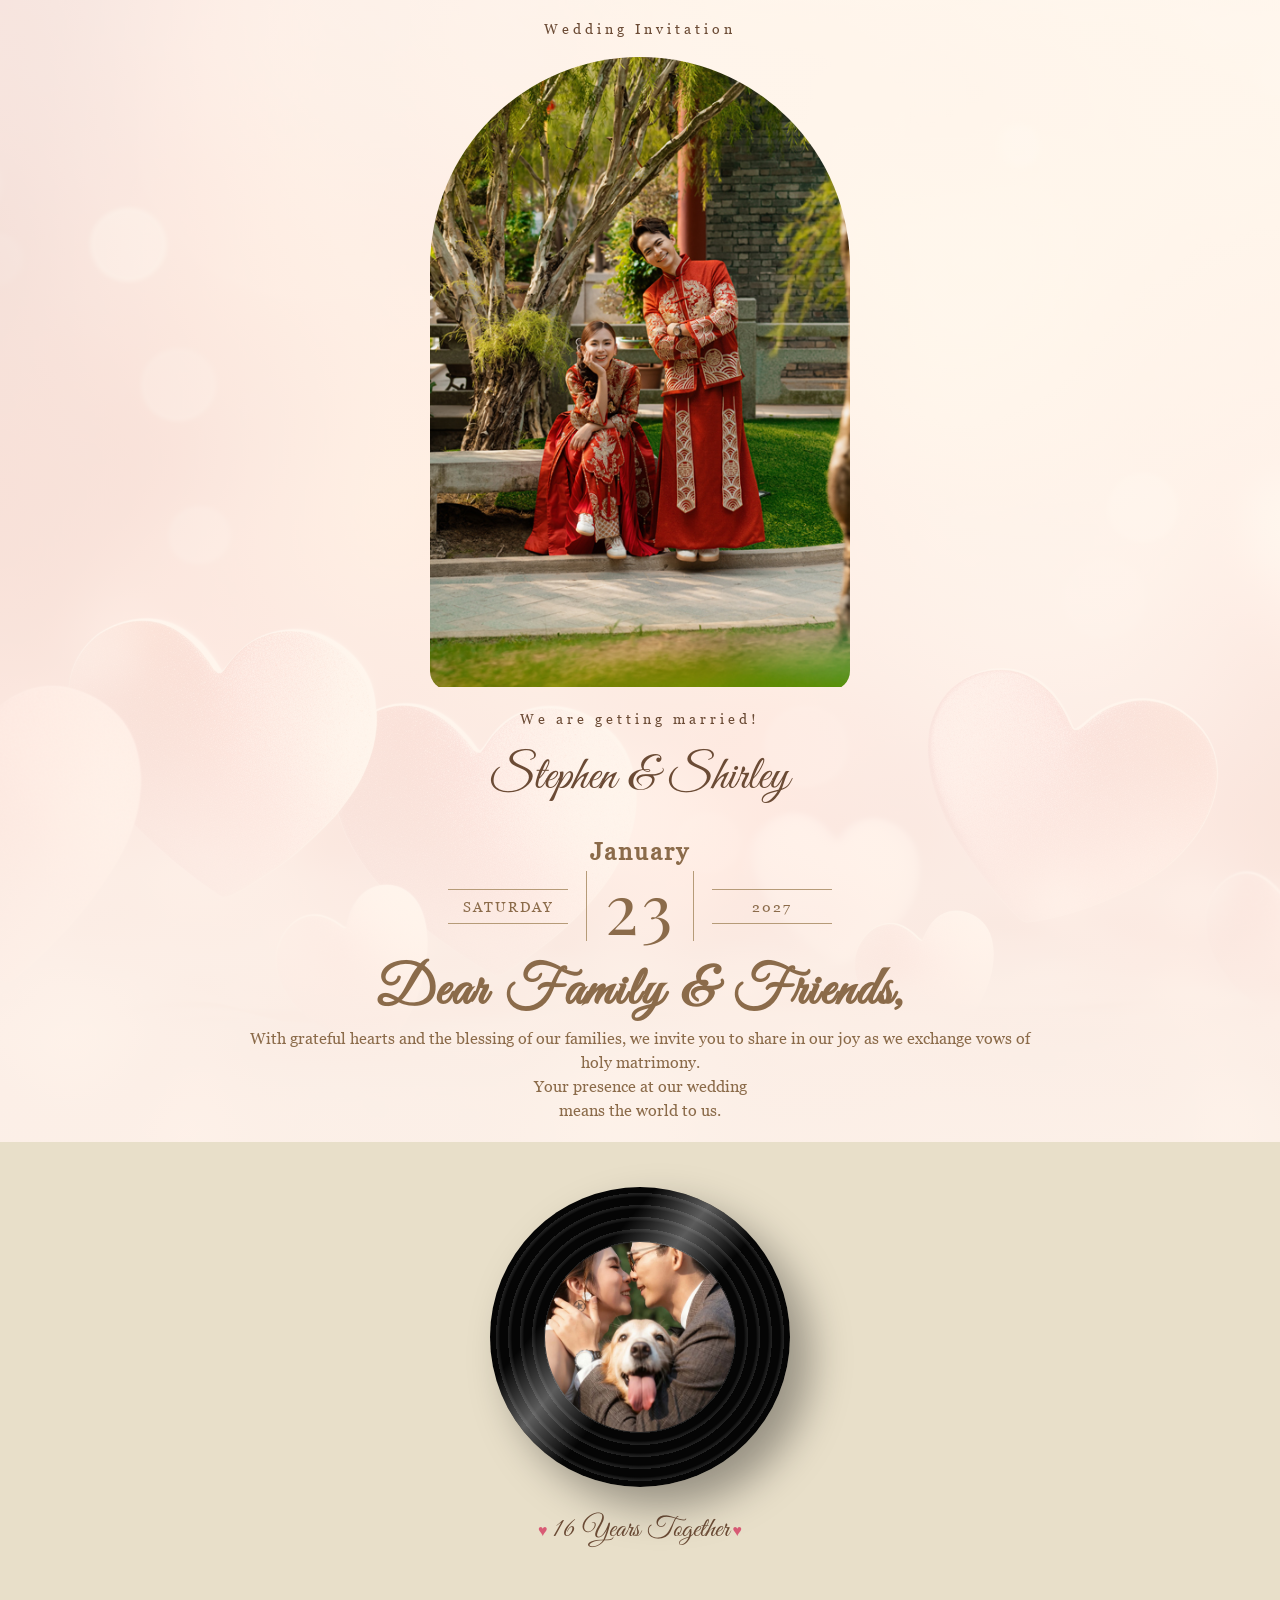
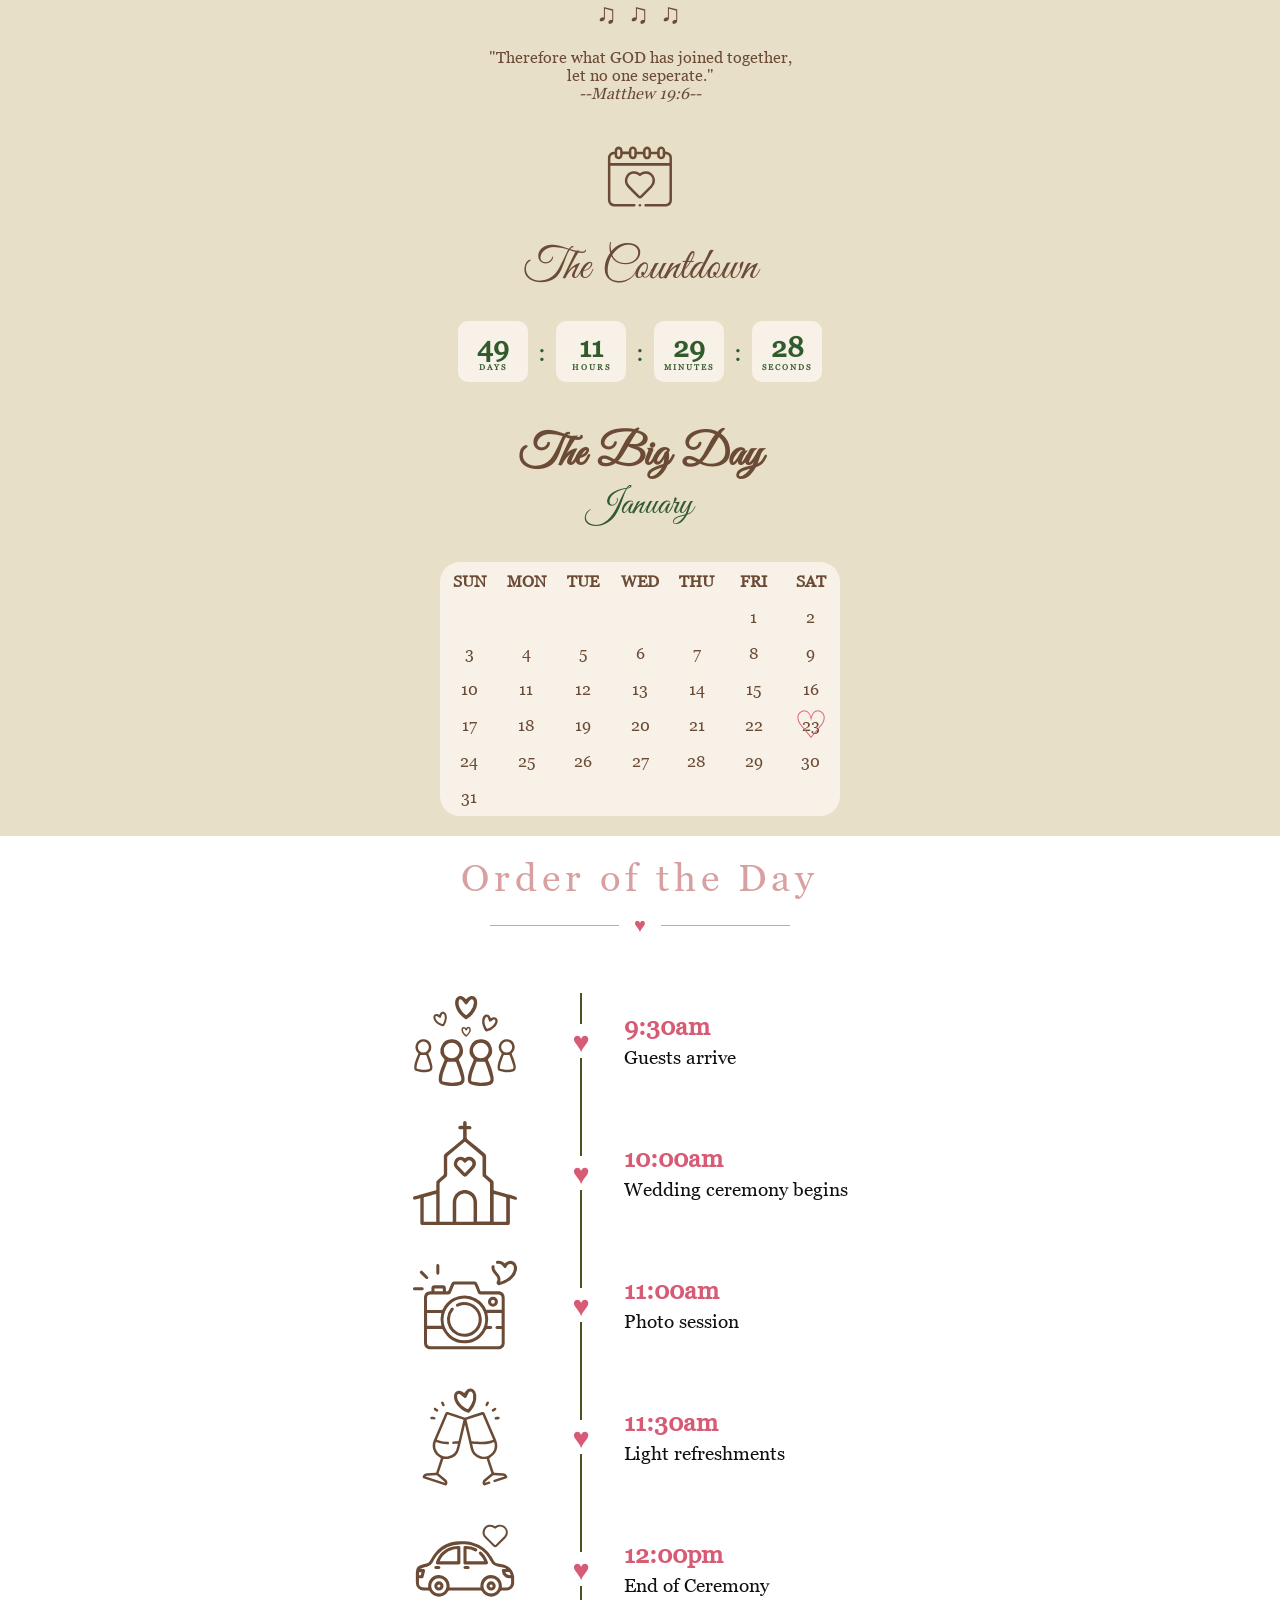
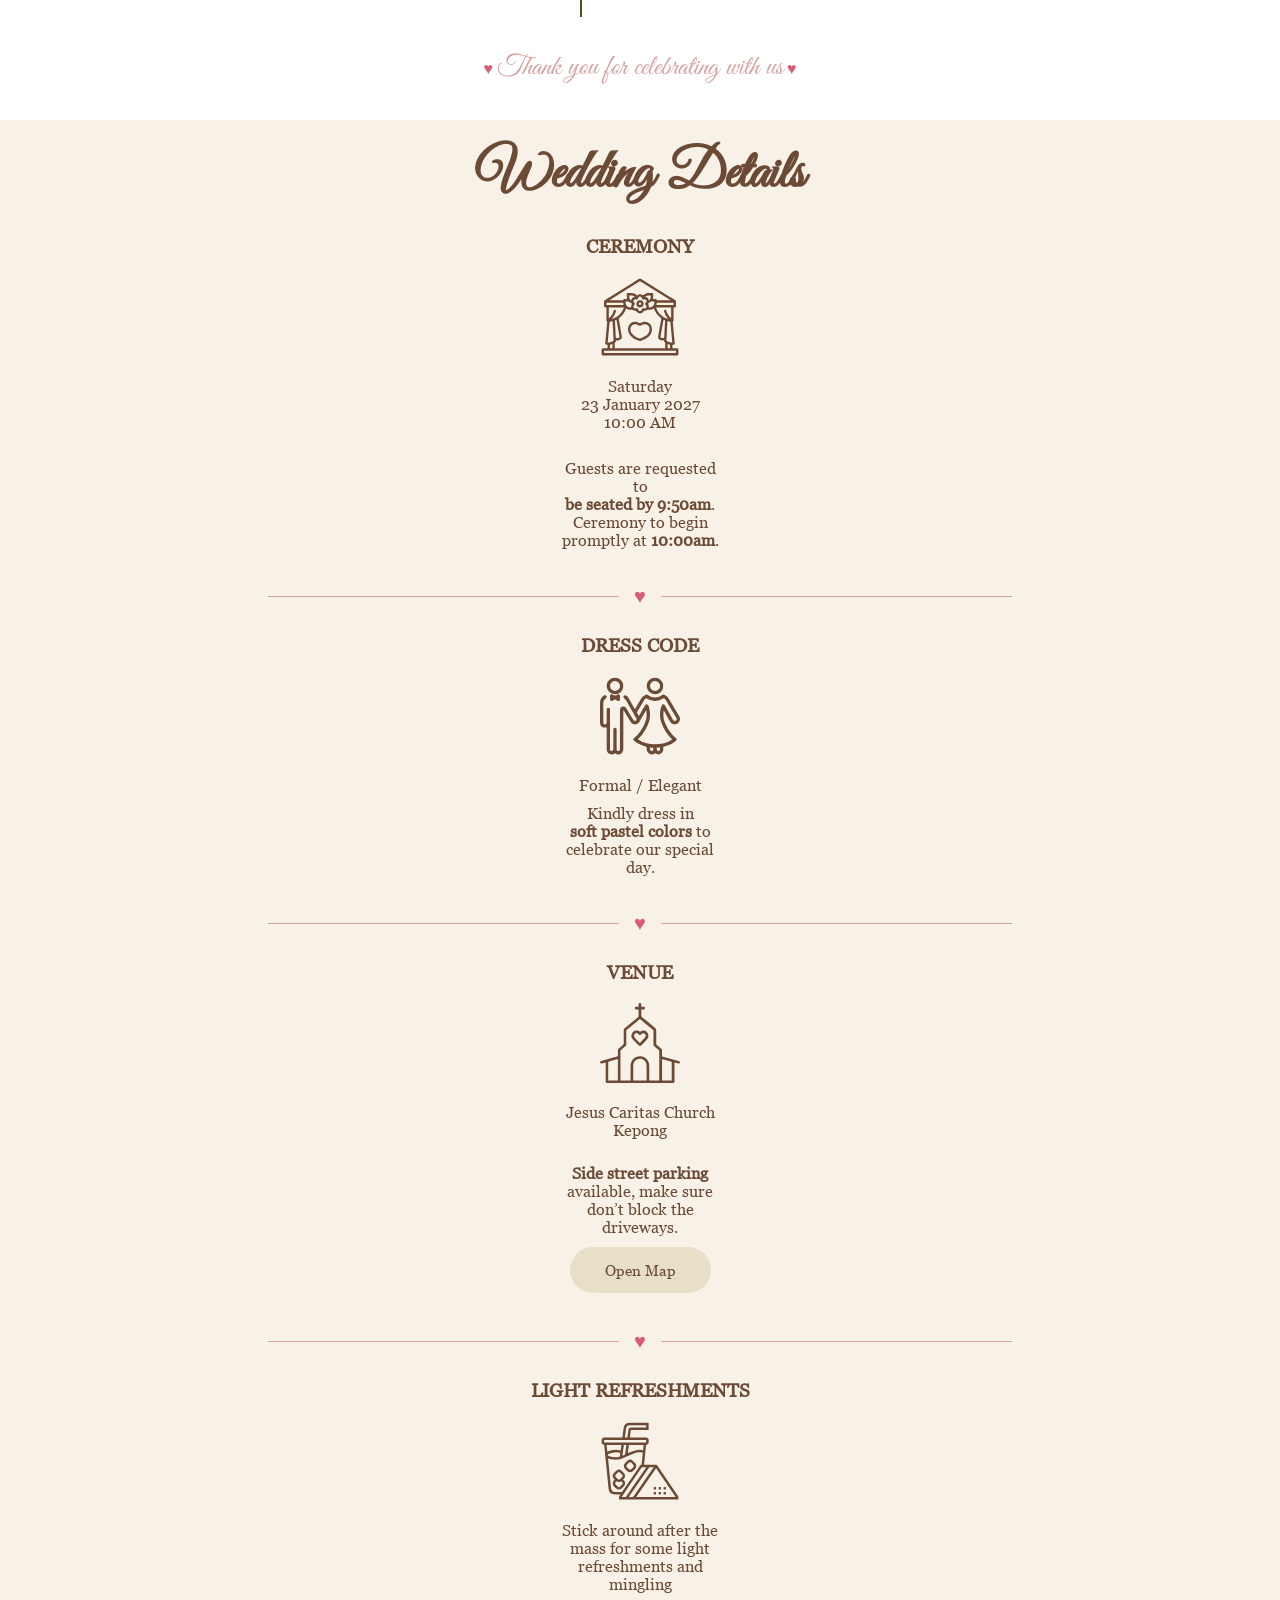
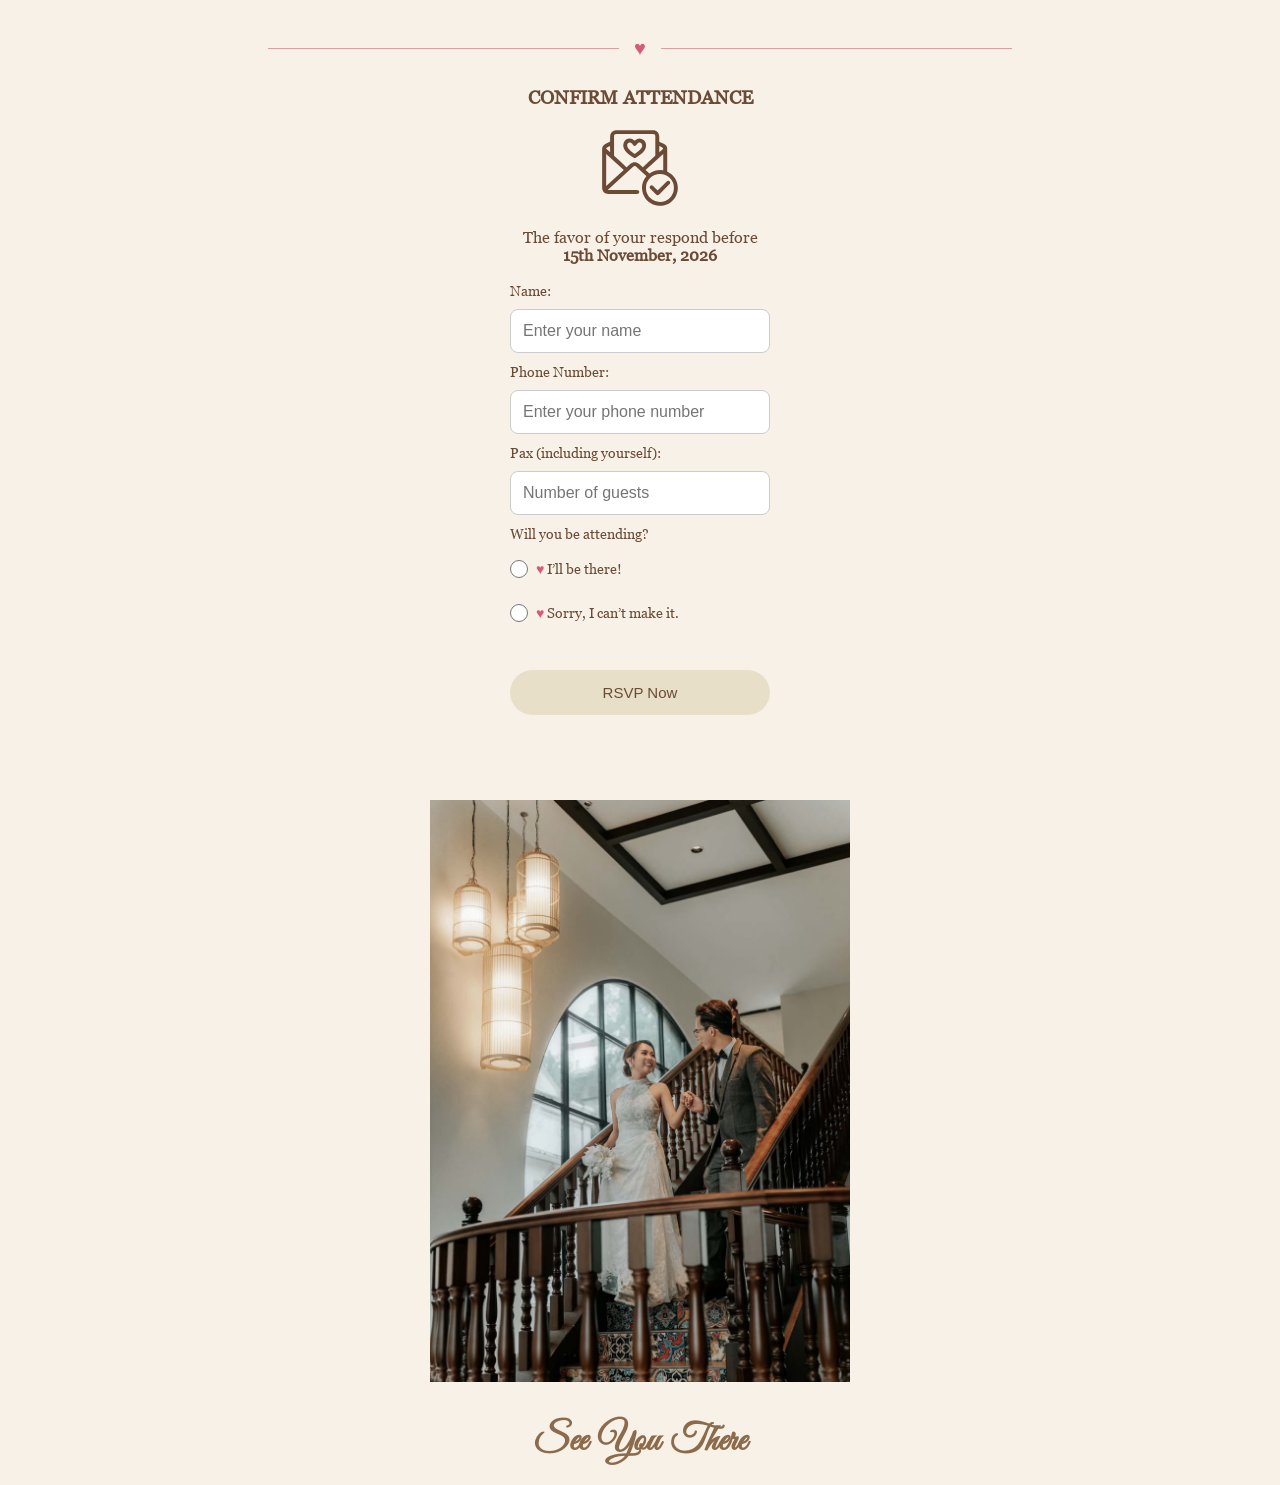
<file: index.html>
﻿<!DOCTYPE html>
<html lang="en">
<head>
    <meta charset="UTF-8">
    <meta name="viewport" content="width=device-width, initial-scale=1.0">

    <title>Wedding Invitation</title>

    <link rel="stylesheet" href="style.css">

    <link href="https://fonts.googleapis.com/css2?family=Great+Vibes&family=Ma+Shan+Zheng&family=Playfair+Display:wght@400;600&display=swap" rel="stylesheet">

</head>

<body>


    <section class="hero">
        <p class="small">
            Wedding Invitation
        </p>

        <div class="hero-banner">
            <img src="assets/couple-main.jpg" alt="Wedding Couple">
            <div class="monogram">
            </div>
        </div>

        <div class="content reveal">

            <p class="small">
                We are getting married!
            </p>

            <h1>
                Stephen & Shirley
                <br />
            </h1>

            <div class="wedding-date">

                <div class="year">
                    January
                </div>

                <div class="date-row">

                    <div class="date-side">
                        <span>SATURDAY</span>
                    </div>


                    <div class="date-number">
                        23
                    </div>


                    <div class="date-side">
                        <span>2027</span>
                    </div>

                </div>


                <div class="lunar">
                    <br />
                   <h2>Dear Family & Friends,</h2>
                        
                    <span>
                        With grateful hearts and the blessing of our families, we invite you to share in our joy as we exchange vows of holy matrimony. <br />Your presence at our wedding <br />means the world to us.
                    </span>
                </div>

            </div>
</div>

    </section>

    <section class="vinyl-section reveal">

        <p class="vinyl-title">
           
        </p>

        <div class="vinyl" id="vinyl">

            <div class="vinyl-photo">
                <img src="assets/couple3.jpg">
            </div>

        </div>

        <p style="margin: 25px 0;">
            <span style="color: #d85b75;">♥ </span>
            <span style="font-family: 'Great Vibes Local', 'Great Vibes', cursive; font-size: 28px;">⁠16 Years Together</span>
            <span style="color: #d85b75;">♥ </span>
        </p>
        <p class="music-text">
            <span class="music-note">♫</span>
            <span class="music-note">♫</span>
            <span class="music-note">♫</span>
        </p>

        
        <br />
        <p>"Therefore what GOD has joined together,<br /> let no one seperate." </p>
        <p style="font-style:italic">--Matthew 19:6--</p>

        <audio id="music" autoplay loop>

            <source src="assets/music-new.mp3"
                    type="audio/mp3">
        </audio>


    </section>

    <section class="count reveal calendar-section">


        <div class="countdown-calendar-icon" aria-hidden="true">
            <div class="">
                <img style="width: 80%; margin: 0 auto;" src="assets/wedding-icon_calender.svg" alt="Bride and groom wedding icon" />
            </div>
        </div>

        <p class="small-title">
            The Countdown
        </p>


        <div class="big-countdown">


            <div class="countdown-container">
                <span id="days">00</span>
                <p>DAYS</p>
            </div>


            <div class="colon">:</div>


            <div class="countdown-container">
                <span id="hours">00</span>
                <p>HOURS</p>
            </div>


            <div class="colon">:</div>


            <div class="countdown-container">
                <span id="mins">00</span>
                <p>MINUTES</p>
            </div>


            <div class="colon">:</div>


            <div class="countdown-container">
                <span id="secs">00</span>
                <p>SECONDS</p>
            </div>


        </div>

        <h2 class="big-day">
            The Big Day
        </h2>


        <div class="month">
            January
        </div>




        <div class="calendar">


            <div>SUN</div>
            <div>MON</div>
            <div>TUE</div>
            <div>WED</div>
            <div>THU</div>
            <div>FRI</div>
            <div>SAT</div>


            <span></span>
            <span></span>
            <span></span>
            <span></span>
            <span></span>


            <span>1</span>
            <span>2</span>
            <span>3</span>
            <span>4</span>
            <span>5</span>

            <span>6</span>
            <span>7</span>
            <span>8</span>
            <span>9</span>
            <span>10</span>
            <span>11</span>
            <span>12</span>


            <span>13</span>
            <span>14</span>
            <span>15</span>
            <span>16</span>
            <span>17</span>
            <span>18</span>
            <span>19</span>


            <span>20</span>
            <span>21</span>
            <span>22</span>
            <span class="wedding-day hithere">23</span>
            <span>24</span>
            <span>25</span>
            <span>26</span>


            <span>27</span>
            <span>28</span>
            <span>29</span>
            <span>30</span>
            <span>31</span>


        </div>
    </section>

    <section class="timeline-section reveal">
        <h2 class="timeline-title">Order of the Day</h2>
        <div class="love-divider timeline-heading-divider"><span>♥</span></div>

        <div class="timeline">
            <div class="timeline-item">
                <div class="timeline-icon bounce">
                    <img src="assets/wedding-icon_guest.svg" alt="Bride and groom wedding icon" />
                </div>
                <div class="timeline-heart" aria-hidden="true">♥</div>
                <div class="info">
                    <h4>9:30am</h4>
                    <p>Guests arrive</p>
                </div>
            </div>

            <div class="timeline-item"> 
                <div class="timeline-icon bounce2">
                    <img src="assets/wedding-icon_chruch.svg" alt="Bride and groom wedding icon" />
                </div>
                <div class="timeline-heart" aria-hidden="true">♥</div>
                <div class="info">
                    <h4>10:00am</h4>
                    <p>Wedding ceremony begins</p>
                </div>
            </div>

            <div class="timeline-item">
                <div class="timeline-icon bounce">
                    <img src="assets/wedding-icon_photo.svg" alt="Bride and groom wedding icon" />
                </div>
                <div class="timeline-heart" aria-hidden="true">♥</div>
                <div class="info">
                    <h4>11:00am</h4>
                    <p>Photo session</p>
                </div>
            </div>

            <div class="timeline-item">
                <div class="timeline-icon bounce2">
                    <img src="assets/wedding-icon_light refreshment.svg" alt="Bride and groom wedding icon" />
                </div>
                <div class="timeline-heart" aria-hidden="true">♥</div>
                <div class="info">
                    <h4>11:30am</h4>
                    <p>Light refreshments</p>
                </div>
            </div>

            <div class="timeline-item">
                <div class="timeline-icon bounce">
                    <img src="assets/wedding-icon_party over.svg" alt="Bride and groom wedding icon" />
                </div>
                <div class="timeline-heart" aria-hidden="true">♥</div>
                <div class="info">
                    <h4>12:00pm</h4>
                    <p>End of Ceremony</p>
                </div>
            </div>
        </div>
        <div class="TQspeak">
            <span style="color: #d85b75;">♥ </span>
            <span style="font-family: 'Great Vibes Local', 'Great Vibes', cursive; font-size: 28px;color: #d8a0a0;">Thank you for celebrating with us</span>
            <span style="color: #d85b75;">♥ </span>
        </div>
    </section>

    
    <section class="details reveal">

        <h2>
            Wedding Details
        </h2>


        <div class="card love-icon">

            <h3>
                Ceremony
            </h3>
            <div class="icon">
                <img src="assets/wedding-icon_ceremony.svg" alt="Bride and groom wedding icon" />
            </div>

            <p>
                Saturday<br>
                23 January 2027<br>
                10:00 AM
            </p>
            <br />
            <p style="padding: 10px; border-radius: 10px; width: 70%; margin: 0 auto;">Guests are requested to <strong class="pulse-text-size">be seated by 9:50am</strong>. Ceremony to begin promptly at <strong>10:00am</strong>.</p>

        </div>

        <div class="love-divider">
            <span>♥</span>
        </div>

        <div class="card love-icon">
            <h3>
                Dress Code
            </h3>
            <div class="icon">
                <img src="assets/wedding-icon_dress code.svg" alt="Bride and groom wedding icon" />
            </div>
            <p>
                Formal / Elegant
            </p>

            <p style="padding: 10px; border-radius: 10px;width: 70%;margin: 0 auto;">
                Kindly dress in <strong class="pulse-text-size">soft pastel colors</strong>
                to celebrate our special day.
            </p>
        </div>
        <div class="love-divider">
            <span>♥</span>
        </div>

        <div class="card love-icon">

            <h3>
                Venue
            </h3>
            <div class="icon">
                <img src="assets/wedding-icon_chruch.svg" alt="Bride and groom wedding icon" />
            </div>

            <p>
                Jesus Caritas Church<br>
                Kepong
            </p>
            <p style="padding: 10px; border-radius: 10px; width: 70%; margin: 15px auto;"><strong class="pulse-text-size">Side street parking</strong> available, make sure don’t block the driveways.</p>
            <a href="https://maps.app.goo.gl/SShtHz4mryDE18GN8" target="_blank">
                Open Map
            </a>

        </div>

        <div class="love-divider" style="margin-top: 25px;">
            <span>♥</span>
        </div>
        <div class="card love-icon">
            <h3>
                Light Refreshments
            </h3>
            <div class="icon">
                <img src="assets/wedding-icon_light refreshment2.svg" alt="Bride and groom wedding icon" />
            </div>

            <p style=" width: 70%; margin: 0 auto;">
                Stick around after the mass for some light refreshments and mingling
            </p>
            <br />
        </div>

        <div class="love-divider">
            <span>♥</span>
        </div>

        <div class="card love-icon">
            <h3>
                Confirm Attendance
            </h3>
            <div class="icon hithere">
                <img src="assets/wedding-icon_RSVP.svg" alt="Bride and groom wedding icon" />
            </div>
            <p>
                The favor of your respond before<br /> <strong class="pulse-text-size">15th November, 2026</strong>
            </p>
            <br />
            <div class="rsvp-form">

                <label for="guestName">Name:</label>
                <input type="text" id="guestName" placeholder="Enter your name">

                <label for="guestPhone">Phone Number:</label>
                <input type="tel" id="guestPhone" placeholder="Enter your phone number" autocomplete="tel" inputmode="tel" required>

                <label for="guestPax">Pax (including yourself):</label>
                <input type="text" id="guestPax" placeholder="Number of guests" min="" value="">

                <label for="confirm">Will you be attending?</label>

                <label class="rsvp-option">
                    <input type="radio" name="attendance" value="church" required>
                    <span><span style="color:#d85b75">♥</span> I’ll be there!</span>
                </label>
                <label class="rsvp-option">
                    <input type="radio" name="attendance" value="none">
                    <span><span style="color:#d85b75">♥</span> Sorry, I can’t make it.</span>
                </label>

                <button type="button" class="whatsapp" onclick="sendRSVP()">
                    RSVP Now
                </button>
                <p id="rsvpStatus" role="status" aria-live="polite" style="font-size:12px;margin-top:10px;"></p>
            </div>
        </div>


    </section>



    <section class="couple reveal couple-intro">

        <div class="couple-photo2">
            <img src="assets/couple-main2.jpg">
        </div>
               <br />
        <br />
        <h2 style="font-size: 38px;">
            See You There
        </h2>

    </section>


    <script src="script.js"></script>


    

</body>
</html>
</file>
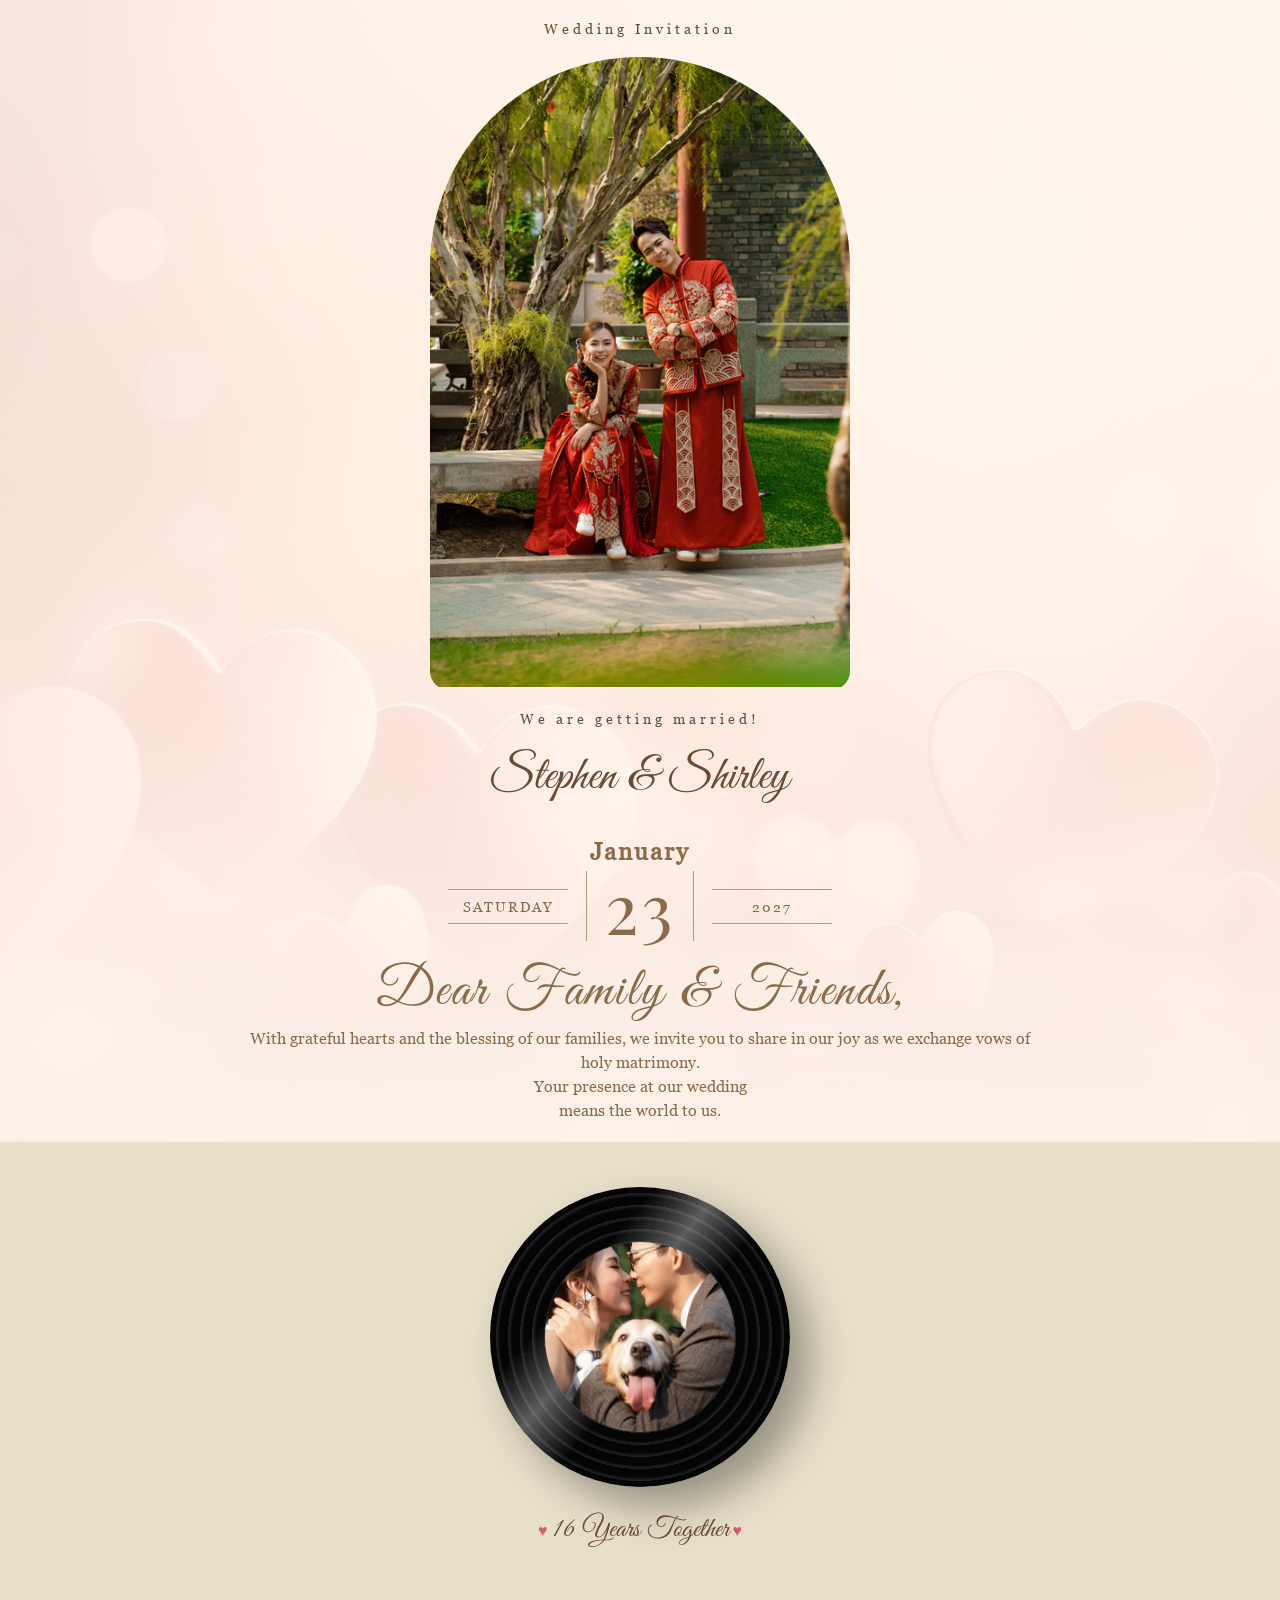
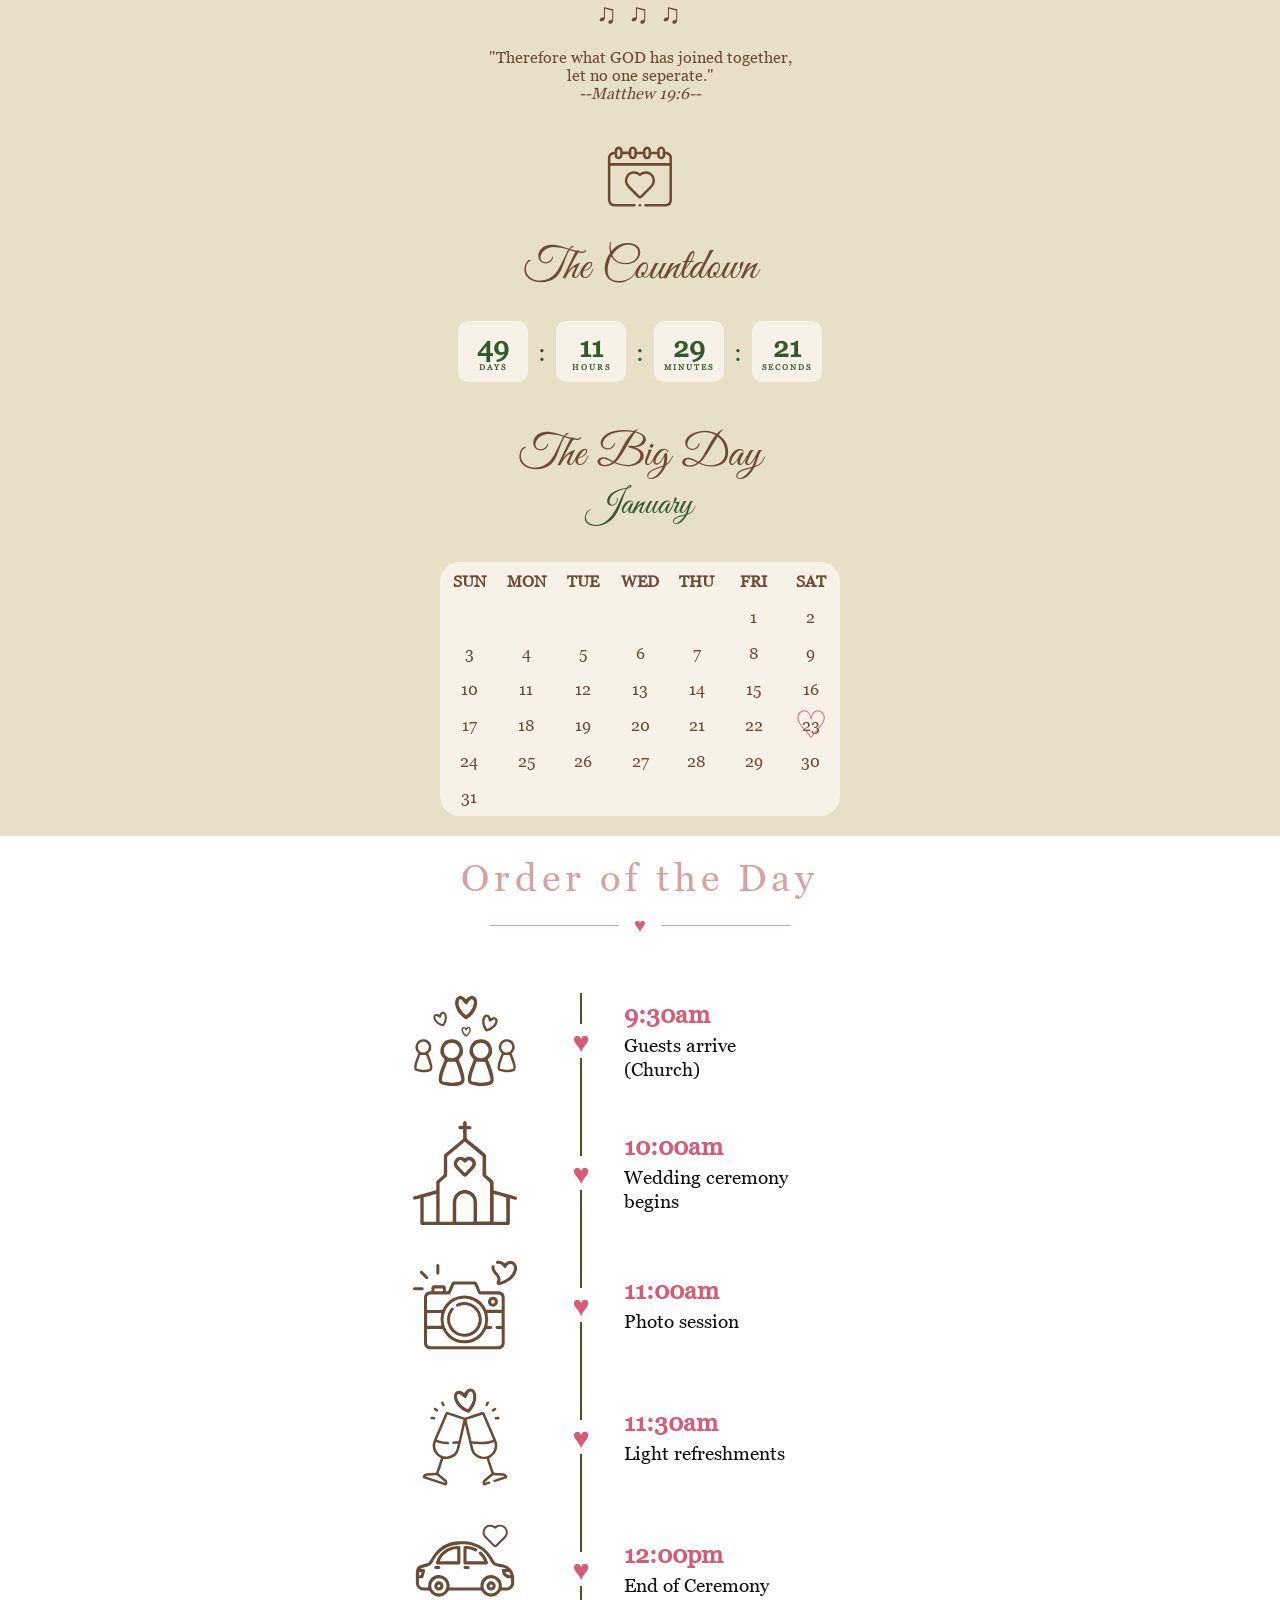
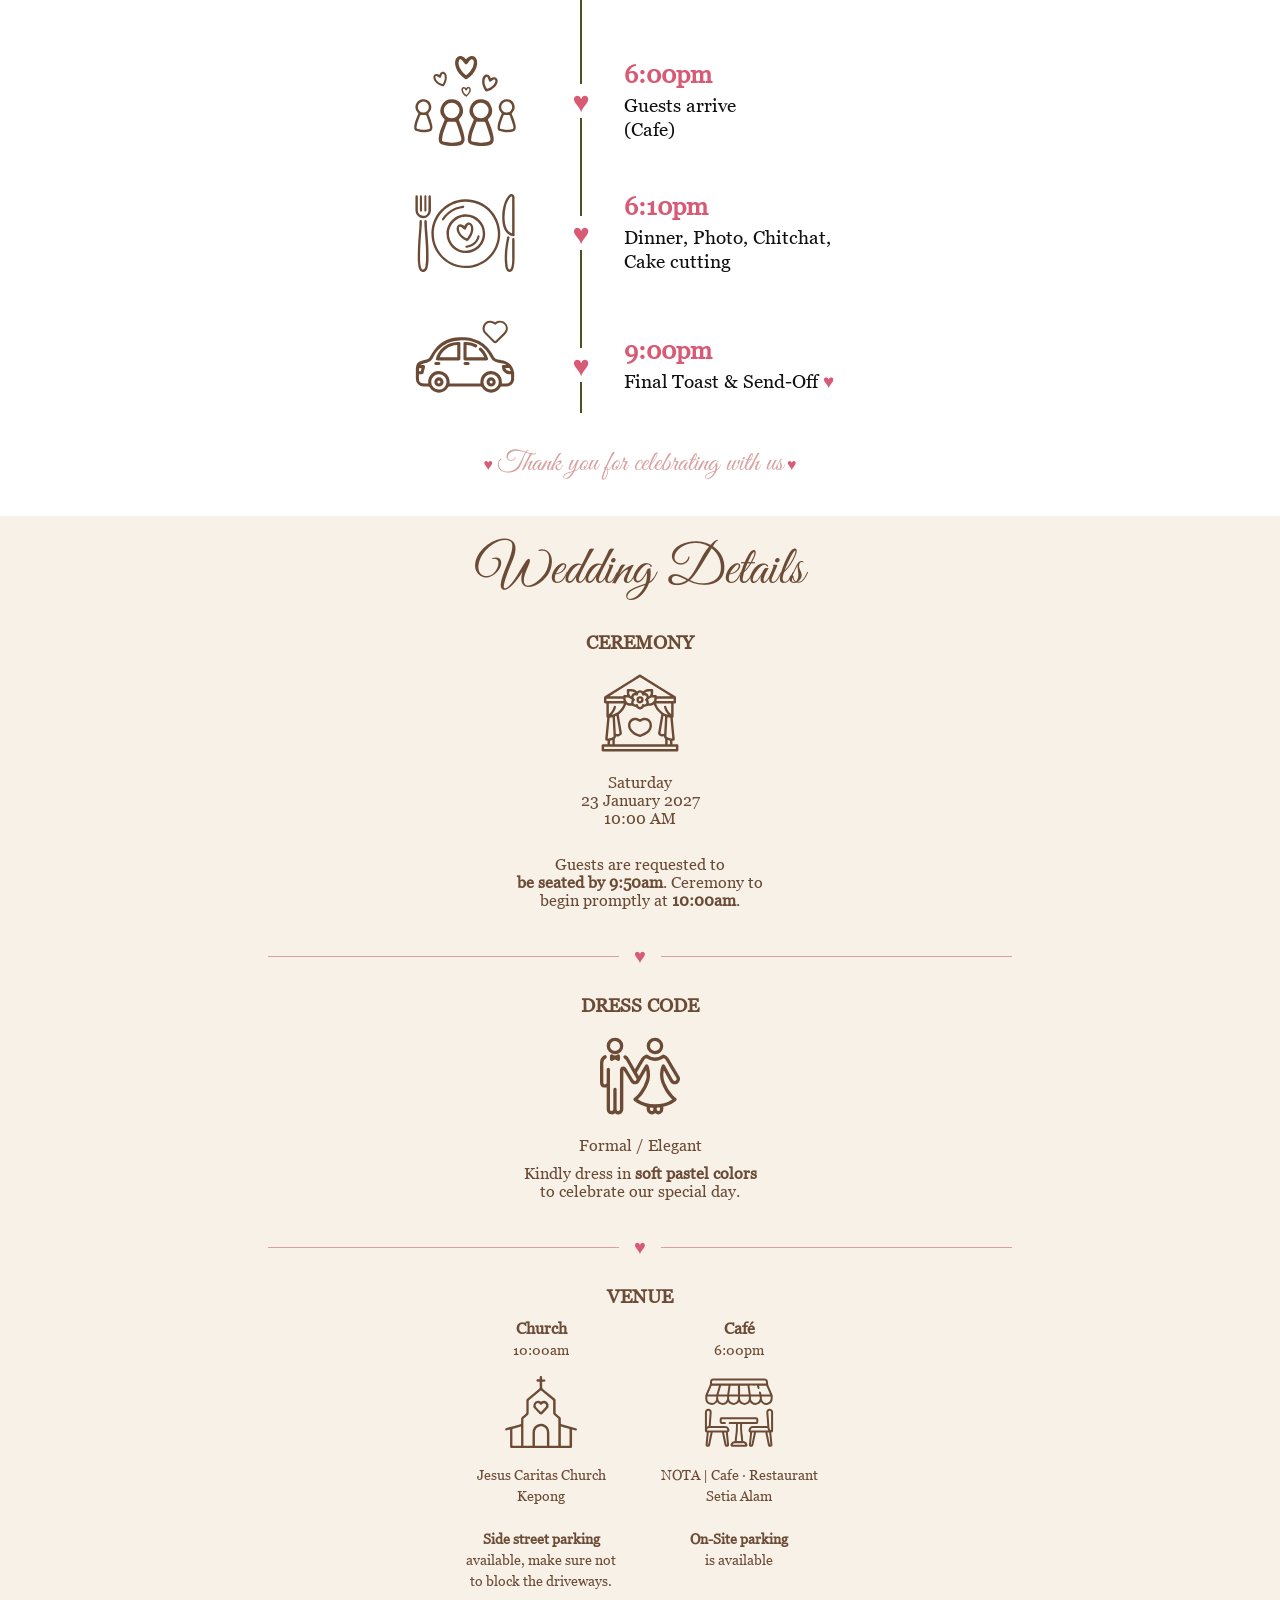
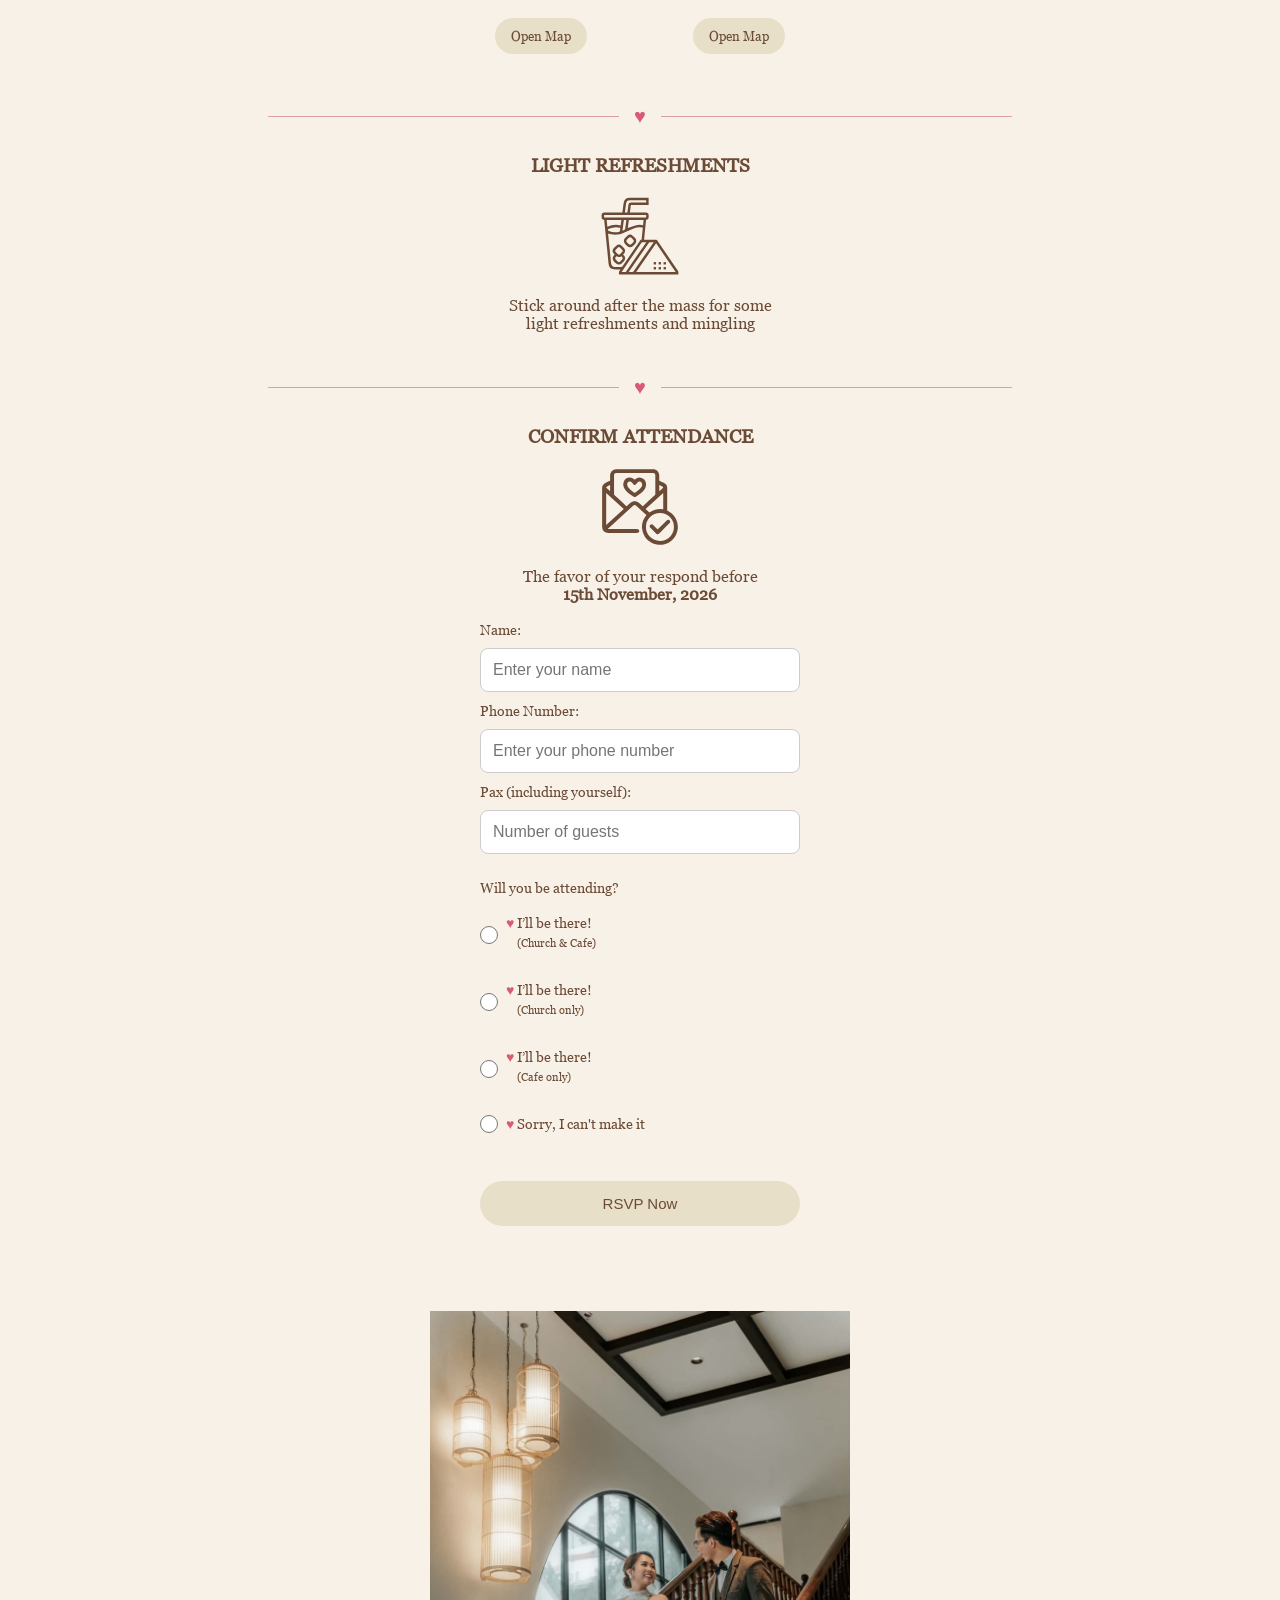
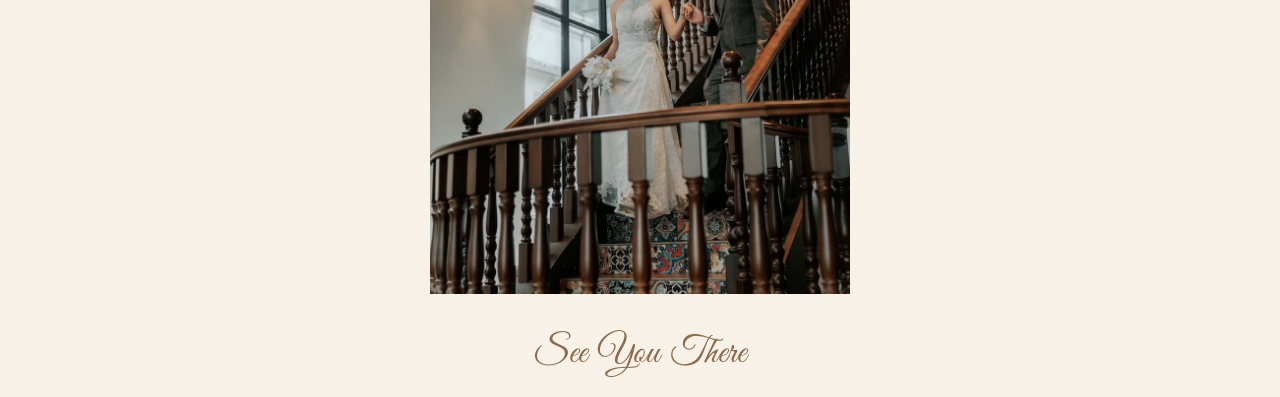
<file: wedddinginvitation.html>
<!DOCTYPE html>
<html lang="en">
<head>
    <meta charset="UTF-8">
    <meta name="viewport" content="width=device-width, initial-scale=1.0">

    <title>Wedding Invitation</title>

    <link rel="stylesheet" href="style2.css">

    <link href="https://fonts.googleapis.com/css2?family=Great+Vibes&family=Ma+Shan+Zheng&family=Playfair+Display:wght@400;600&display=swap" rel="stylesheet">

</head>

<body>


    <section class="hero">
        <p class="small">
            Wedding Invitation
        </p>

        <div class="hero-banner">
            <img src="assets/couple-main.jpg" alt="Wedding Couple">
            <div class="monogram">
            </div>
        </div>

        <div class="content reveal">

            <p class="small">
                We are getting married!
            </p>

            <h1>
                Stephen & Shirley
                <br />
            </h1>

            <div class="wedding-date">

                <div class="year">
                    January
                </div>

                <div class="date-row">

                    <div class="date-side">
                        <span>SATURDAY</span>
                    </div>


                    <div class="date-number">
                        23
                    </div>


                    <div class="date-side">
                        <span>2027</span>
                    </div>

                </div>


                <div class="lunar">
                    <br />
                   <h2>Dear Family & Friends,</h2>
                        
                    <span>
                        With grateful hearts and the blessing of our families, we invite you to share in our joy as we exchange vows of holy matrimony. <br />Your presence at our wedding <br />means the world to us.
                    </span>
                </div>

            </div>
</div>

    </section>

    <section class="vinyl-section reveal">

        <p class="vinyl-title">
           
        </p>

        <div class="vinyl" id="vinyl">

            <div class="vinyl-photo">
                <img src="assets/couple3.jpg">
            </div>

        </div>

        <p style="margin: 25px 0;">
            <span style="color: #d85b75;">♥ </span>
            <span style="font-family: 'Great Vibes Local', 'Great Vibes', cursive; font-size: 28px;">⁠16 Years Together</span>
            <span style="color: #d85b75;">♥ </span>
        </p>
        <p class="music-text">
            <span class="music-note">♫</span>
            <span class="music-note">♫</span>
            <span class="music-note">♫</span>
        </p>

        
        <br />
        <p>"Therefore what GOD has joined together,<br /> let no one seperate." </p>
        <p style="font-style:italic">--Matthew 19:6--</p>

        <audio id="music" autoplay loop>

            <source src="assets/music-new.mp3"
                    type="audio/mp3">
        </audio>


    </section>

    <section class="count reveal calendar-section">


        <div class="countdown-calendar-icon" aria-hidden="true">
            <div class="">
                <img style="width: 80%; margin: 0 auto;" src="assets/wedding-icon_calender.svg" alt="Bride and groom wedding icon" />
            </div>
        </div>

        <p class="small-title">
            The Countdown
        </p>


        <div class="big-countdown">


            <div class="countdown-container">
                <span id="days">00</span>
                <p>DAYS</p>
            </div>


            <div class="colon">:</div>


            <div class="countdown-container">
                <span id="hours">00</span>
                <p>HOURS</p>
            </div>


            <div class="colon">:</div>


            <div class="countdown-container">
                <span id="mins">00</span>
                <p>MINUTES</p>
            </div>


            <div class="colon">:</div>


            <div class="countdown-container">
                <span id="secs">00</span>
                <p>SECONDS</p>
            </div>


        </div>

        <h2 class="big-day">
            The Big Day
        </h2>


        <div class="month">
            January
        </div>




        <div class="calendar">


            <div>SUN</div>
            <div>MON</div>
            <div>TUE</div>
            <div>WED</div>
            <div>THU</div>
            <div>FRI</div>
            <div>SAT</div>


            <span></span>
            <span></span>
            <span></span>
            <span></span>
            <span></span>


            <span>1</span>
            <span>2</span>
            <span>3</span>
            <span>4</span>
            <span>5</span>

            <span>6</span>
            <span>7</span>
            <span>8</span>
            <span>9</span>
            <span>10</span>
            <span>11</span>
            <span>12</span>


            <span>13</span>
            <span>14</span>
            <span>15</span>
            <span>16</span>
            <span>17</span>
            <span>18</span>
            <span>19</span>


            <span>20</span>
            <span>21</span>
            <span>22</span>
            <span class="wedding-day hithere">23</span>
            <span>24</span>
            <span>25</span>
            <span>26</span>


            <span>27</span>
            <span>28</span>
            <span>29</span>
            <span>30</span>
            <span>31</span>


        </div>
    </section>

    <section class="timeline-section reveal">
        <h2 class="timeline-title">Order of the Day</h2>
        <div class="love-divider timeline-heading-divider"><span>♥</span></div>

        <div class="timeline">
            <div class="timeline-item">
                <div class="timeline-icon bounce">
                    <img src="assets/wedding-icon_guest.svg" alt="Bride and groom wedding icon" />
                </div>
                <div class="timeline-heart" aria-hidden="true">♥</div>
                <div class="info">
                    <h4>9:30am</h4>
                    <p>Guests arrive</p>
                    <p>(Church)</p>
                </div>
            </div>

            <div class="timeline-item"> 
                <div class="timeline-icon bounce2">
                    <img src="assets/wedding-icon_chruch.svg" alt="Bride and groom wedding icon" />
                </div>
                <div class="timeline-heart" aria-hidden="true">♥</div>
                <div class="info">
                    <h4>10:00am</h4>
                    <p>Wedding ceremony</p>
                    <p>begins</p>
                </div>
            </div>

            <div class="timeline-item">
                <div class="timeline-icon bounce">
                    <img src="assets/wedding-icon_photo.svg" alt="Bride and groom wedding icon" />
                </div>
                <div class="timeline-heart" aria-hidden="true">♥</div>
                <div class="info">
                    <h4>11:00am</h4>
                    <p>Photo session</p>
                </div>
            </div>

            <div class="timeline-item">
                <div class="timeline-icon bounce2">
                    <img src="assets/wedding-icon_light refreshment.svg" alt="Bride and groom wedding icon" />
                </div>
                <div class="timeline-heart" aria-hidden="true">♥</div>
                <div class="info">
                    <h4>11:30am</h4>
                    <p>Light refreshments</p>
                </div>
            </div>

            <div class="timeline-item">
                <div class="timeline-icon bounce">
                    <img src="assets/wedding-icon_party over.svg" alt="Bride and groom wedding icon" />
                </div>
                <div class="timeline-heart" aria-hidden="true">♥</div>
                <div class="info">
                    <h4>12:00pm</h4>
                    <p>End of Ceremony</p>
                </div>
            </div>
            <div class="timeline-item">
                <div class="timeline-icon bounce2">
                    <img src="assets/wedding-icon_guest.svg" alt="Bride and groom wedding icon" />
                </div>
                <div class="timeline-heart" aria-hidden="true">♥</div>
                <div class="info">
                    <h4>6:00pm</h4>
                    <p>Guests arrive</p>
                    <p>(Cafe)</p>
                </div>
            </div>
            <div class="timeline-item">
                <div class="timeline-icon bounce">
                    <img src="assets/wedding-icon_dinner.svg" alt="Bride and groom wedding icon" />
                </div>
                <div class="timeline-heart" aria-hidden="true">♥</div>
                <div class="info">
                    <h4>6:10pm</h4>
                    <p>Dinner, Photo, Chitchat,</p>
                    <p>Cake cutting</p>
                </div>
            </div>
            <div class="timeline-item">
                <div class="timeline-icon bounce">
                    <img src="assets/wedding-icon_party over.svg" alt="Bride and groom wedding icon" />
                </div>
                <div class="timeline-heart" aria-hidden="true">♥</div>
                <div class="info">
                    <h4>9:00pm</h4>
                    <p>Final Toast & Send-Off<span style="color:#d85b75"> ♥</span></p>
                </div>
            </div>
        </div>
        <div class="TQspeak">
            <span style="color: #d85b75;">♥ </span>
            <span style="font-family: 'Great Vibes Local', 'Great Vibes', cursive; font-size: 28px;color: #d8a0a0;">Thank you for celebrating with us</span>
            <span style="color: #d85b75;">♥ </span>
        </div>
    </section>

    
    <section class="details reveal">

        <h2>
            Wedding Details
        </h2>


        <div class="card love-icon">

            <h3>
                Ceremony
            </h3>
            <div class="icon">
                <img src="assets/wedding-icon_ceremony.svg" alt="Bride and groom wedding icon" />
            </div>

            <p>
                Saturday<br>
                23 January 2027<br>
                10:00 AM
            </p>
            <br />
            <p style="padding: 10px; border-radius: 10px; width: 70%; margin: 0 auto;">Guests are requested to <strong class="pulse-text-size">be seated by 9:50am</strong>. Ceremony to begin promptly at <strong>10:00am</strong>.</p>

        </div>

        <div class="love-divider">
            <span>♥</span>
        </div>

        <div class="card love-icon">
            <h3>
                Dress Code
            </h3>
            <div class="icon">
                <img src="assets/wedding-icon_dress code.svg" alt="Bride and groom wedding icon" />
            </div>
            <p>
                Formal / Elegant
            </p>

            <p style="padding: 10px; border-radius: 10px;width: 70%;margin: 0 auto;">
                Kindly dress in <strong class="pulse-text-size">soft pastel colors</strong>
                to celebrate our special day.
            </p>
        </div>
        <div class="love-divider">
            <span>♥</span>
        </div>


        <div class="card love-icon">

            <h3>Venue</h3>

            <div class="venue-columns">

                <!-- Church -->
                <div class="venue-item">
                    <h4>Church</h4>
                    <p style="margin-top:-10px;">10:00am</p>
                  
                    <div class="icon">
                        <img src="assets/wedding-icon_chruch.svg"
                             alt="Church icon">
                    </div>

                    <p>
                        Jesus Caritas Church<br>
                        Kepong
                    </p>

                    <p class="parking-note">
                        <strong class="pulse-text-size">Side street parking</strong>
                        available, make sure not to block the driveways.
                    </p>

                    <a href="https://maps.app.goo.gl/SShtHz4mryDE18GN8"
                       target="_blank"
                       rel="noopener noreferrer">
                        Open Map
                    </a>
                </div>

                <!-- Cafe -->
                <div class="venue-item">
                    <h4>Café</h4>
                    <p style="margin-top:-10px;">6:00pm</p>

                    <div class="icon">
                        <img src="assets/wedding-icon_cafe.svg"
                             alt="Cafe icon">
                    </div>

                    <p>
                        NOTA | Cafe · Restaurant<br>
                        Setia Alam
                    </p>

                    <p class="parking-note">
                        <strong class="pulse-text-size">On-Site parking </strong>
                        <br />is available
                    </p>

                    <a href="https://maps.app.goo.gl/iGzDzQcfBq95xZEG7"
                       target="_blank"
                       rel="noopener noreferrer">
                        Open Map
                    </a>
                </div>

            </div>

        </div>


        <div class="love-divider" style="margin-top: 25px;">
            <span>♥</span>
        </div>
        <div class="card love-icon">
            <h3>
                Light Refreshments
            </h3>
            <div class="icon">
                <img src="assets/wedding-icon_light refreshment2.svg" alt="Bride and groom wedding icon" />
            </div>

            <p style=" width: 70%; margin: 0 auto;">
                Stick around after the mass for some light refreshments and mingling
            </p>
            <br />
        </div>

        <div class="love-divider">
            <span>♥</span>
        </div>

        <div class="card love-icon">
            <h3>
                Confirm Attendance
            </h3>

            <div class="icon hithere">
                <img src="assets/wedding-icon_RSVP.svg" alt="Bride and groom wedding icon" />
            </div>
            <p>
                The favor of your respond before<br /> <strong class="pulse-text-size">15th November, 2026</strong>
            </p>
            <br />

            <div class="rsvp-form">

                <label for="guestName">Name:</label>
                <input type="text" id="guestName" placeholder="Enter your name" autocomplete="name">

                <label for="guestPhone">Phone Number:</label>
                <input type="tel" id="guestPhone" placeholder="Enter your phone number" autocomplete="tel" inputmode="tel" required>

                <label for="guestPax">Pax (including yourself):</label>
                <input type="text" id="guestPax" placeholder="Number of guests">

                <p style="font-size: 14px; margin-top: 15px;">Will you be attending?</p>

                <label class="rsvp-option">
                    <input type="radio" name="attendance" value="both" required>
                    <span><span><span style="color:#d85b75">♥</span> I’ll be there!</span><span style="font-size:11px;display:block;margin-left:11px;line-height:2.1;">(Church &amp; Cafe)</span></span>
                </label>

                <label class="rsvp-option">
                    <input type="radio" name="attendance" value="church">
                    <span><span><span style="color:#d85b75">♥</span> I’ll be there!</span><span style="font-size:11px;display:block;margin-left:11px;line-height:2.1;">(Church only)</span></span>
                </label>

                <label class="rsvp-option">
                    <input type="radio" name="attendance" value="cafe">
                    <span><span><span style="color:#d85b75">♥</span> I’ll be there!</span><span style="font-size:11px;display:block;margin-left:11px;line-height:2.1;">(Cafe only)</span></span>
                </label>

                <label class="rsvp-option">
                    <input type="radio" name="attendance" value="none">
                    <span><span style="color:#d85b75">♥</span> Sorry, I can't make it</span>
                </label>

                <button type="button" class="whatsapp" onclick="sendRSVP()">
                    RSVP Now
                </button>
                <p id="rsvpStatus" role="status" aria-live="polite" style="font-size:12px;margin-top:10px;"></p>
            </div>

        </div>


    </section>



    <section class="couple reveal couple-intro">

        <div class="couple-photo2">
            <img src="assets/couple-main2.jpg">
        </div>
               <br />
        <br />
        <h2 style="font-size: 38px;">
            See You There
        </h2>

    </section>


    <script src="script2.js"></script>


    

</body>
</html>
</file>
<file: style.css>
/* Local fonts bundled with this website */
@font-face {
    font-family: "Great Vibes Local";
    src: url("./font/GreatVibes-Regular.otf") format("opentype");
    font-weight: 400;
    font-style: normal;
    font-display: swap;
}

@font-face {
    font-family: "Georgia Local";
    src: url("./font/georgia.ttf") format("truetype");
    font-weight: 400;
    font-style: normal;
    font-display: swap;
}

* {
    margin: 0;
    padding: 0;
    box-sizing: border-box;
}


body {
    font-family: 'Georgia Local';
    background: #f8f1e8;
    color: #6b4b35;
    overflow-x: hidden;
}


section {
    /*min-height: 100vh;*/
    display: flex;
    justify-content: center;
    align-items: center;
    text-align: center;
    padding: 20px;
    flex-direction: column;
}


/* HERO */


.hero {
    background: linear-gradient( rgba(255,245,235,.8), rgba(255,245,235,.9) ), url("assets/bg.jpg");
    background-size: cover;
    background-position: center;
    position: relative;
}


.small {
    letter-spacing: 4px;
    font-size: 14px;
}


h1 {
    font-family: 'Great Vibes Local', 'Great Vibes', cursive;
    font-size: 48px;
    font-weight: 400;
    margin: 20px 0;
}



h2 {
    font-family: 'Great Vibes Local', 'Great Vibes', cursive;
    font-size: 55px;
}



/* Luxury Date Style */


.wedding-date {
    margin-top: 30px;
    color: #8b6b4a;
    letter-spacing: 2px;
}



.year {
    font-size: 24px;
    margin-bottom: 5px;
    font-weight: 800;
}



.date-row {
    display: flex;
    align-items: center;
    justify-content: center;
    gap: 18px;
}



.date-number {
    font-family: 'Playfair Display',serif;
    font-size: 70px;
    line-height: 1;
    padding: 0 18px;
    border-left: 1px solid #b69b78;
    border-right: 1px solid #b69b78;
}



.date-side {
    width: 120px;
    border-top: 1px solid #b69b78;
    border-bottom: 1px solid #b69b78;
    padding: 8px 0;
    text-transform: uppercase;
}



    .date-side span {
        display: block;
        font-size: 14px;
    }



    .date-side small {
        font-size: 12px;
        letter-spacing: 3px;
    }



.lunar {
    font-size: 13px;
    width: 90%;
    margin: 0 auto;
}

    .lunar > span {
        font-size: 16px;
        letter-spacing: 0;
        line-height:1.5;
    }





@media(max-width:600px) {


    .date-number {
        font-size: 55px;
    }


    .date-side {
        width: 90px;
    }


        .date-side span {
            font-size: 14px;
        }
}


button,
.whatsapp,
.card a {
    margin-top: 30px;
    padding: 14px 35px;
    border-radius: 40px;
    border: none;
    background: #e8dfc9;
    color: #6b4b35;
    text-decoration: none;
    font-size: 15px;
}




/* IMAGE */


.couple img {
    height: 100%;
    object-fit: cover;
}





/* COUNTDOWN */


.timer {
    display: flex;
    gap: 20px;
}


    .timer div {
        background: white;
        padding: 20px;
        width: 100px;
        border-radius: 20px;
        box-shadow: 0 10px 30px rgba(0,0,0,.08);
    }


    .timer span {
        display: block;
        font-size: 35px;
    }





/* CARD */


.card {
    padding: 10px;
    margin: 15px;
    width: 280px;
    border-radius: 25px;
}

.card h3 {
    text-transform: uppercase;
}

.love-divider {
    display: flex;
    align-items: center;
    gap: 15px;
    width: 60%;
}

.love-divider::before,
.love-divider::after {
    content: "";
    flex: 1;
    height: 1px;
    background: #d8a0a0;
}

.love-divider span {
    color: #d85b75;
    font-size: 20px;
}


/* ANIMATION */


.reveal {
    opacity: 0;
    transform: translateY(60px);
    transition: 1.2s;
}


    .reveal.active {
        opacity: 1;
        transform: translateY(0);
    }



/* CALENDAR COUNTDOWN */


.calendar-section {
    background: #e8dfc9;
}


.small-title {
    font-family: 'Great Vibes Local', 'Great Vibes', cursive;
    font-size: 45px;
    color: #6b4b35;
}


.big-countdown {
    display: flex;
    align-items: center;
    gap: 10px;
    margin: 25px 0;
    color: #315b2d;
}



    .big-countdown span {
        font-size: 28px;
        font-weight: 600;
    }



    .big-countdown p {
        font-size: 8px;
        letter-spacing: 2px;
        font-weight: bold;
    }


.countdown-container {
    background: #f8f1e8;
    padding: 10px;
    border-radius: 10px;
    width: 70px;
}


.colon {
    font-size: 25px;
}



.big-day {
    font-size: 45px;
    color: #6b4b35;
    margin: 20px 0 0;
}



.month {
    font-family: 'Great Vibes Local', 'Great Vibes', cursive;
    font-size: 35px;
    color: #315b2d;
    margin-bottom: 35px;
}




.calendar {
    width: 400px;
    height: auto;
    display: grid;
    grid-template-columns: repeat(7,1fr);
    gap: 18px;
    font-size: 16px;
    background: #f8f1e8;
    padding: 10px;
    border-radius: 20px;
}



    .calendar div {
        font-weight: bold;
    }



    .calendar span {
        position: relative;
    }



.wedding-day::before {
    content: "♡";
    position: absolute;
    font-size: 38px;
    color: #d85b75;
    top: 50%;
    left: 50%;
    transform: translate(-50%,-50%);
}



@media(max-width:600px) {


    .big-countdown span {
        font-size: 28px;
    }


    .calendar {
        width: 100%;
        gap: 14px;
        background: #f8f1e8;
        padding: 10px;
        border-radius: 20px;
    }
}




/* HERO PHOTO BANNER */


.hero-banner {
    width: 100%;
    max-width: 420px;
    margin: 20px auto;
    position: relative;
    border-radius: 220px 220px 20px 20px;
    overflow: hidden;
    animation: bannerIn 1.8s ease;
}



    .hero-banner img {
        width: 100%;
        height: 100%;
        object-fit: cover;
        object-position: center;
    }



/* Initial Logo */


.monogram {
    position: absolute;
    top: 35px;
    left: 50%;
    transform: translateX(-50%);
    font-family: 'Great Vibes Local', 'Great Vibes', cursive;
    font-size: 38px;
    color: white;
    opacity: .85;
    text-shadow: 0 5px 20px rgba(0,0,0,.25);
}




@keyframes bannerIn {


    from {
        opacity: 0;
        transform: translateY(60px) scale(.95);
    }


    to {
        opacity: 1;
        transform: translateY(0) scale(1);
    }
}


/* INTRO SECTION */

.couple-intro {
    color: #8b6b4a;
    /*padding: 90px 20px;*/
}


/* Signature name */


.signature {
    font-family: 'Great Vibes', cursive;
    font-size: 72px;
    color: #b5a06f;
    font-weight: 400;
    margin-bottom: 10px;
}



.chinese-name {
    font-size: 22px;
    letter-spacing: 8px;
    font-weight: 600;
    margin-bottom: 45px;
    font-family: 'Ma Shan Zheng';
}



/* ring image */

.ring-icon {
    width: 100px;
}


    .ring-icon img {
        width: 55px;
        opacity: .7;
    }




/* Text */

.invite-text {
    max-width: 450px;
    margin: 40px auto;
    font-size: 14px;
    line-height: 2;
}


    .invite-text .eng {
        font-family: 'Playfair Display';
        font-style: italic;
    }


.cn {
    letter-spacing: 3px;
}



.line {
    width: 80px;
    height: 1px;
    background: #b5a06f;
    margin: 25px auto;
}



/* bottom photo */

.couple-photo {
    margin-top: 50px;
    width: 260px;
    height: 360px;
    border-radius: 150px 150px 20px 20px;
    overflow: hidden;
    box-shadow: 0 20px 40px rgba(0,0,0,.15);
}

.couple-photo2 {
}



    .couple-photo img, 
    .couple-photo2 img {
        width: 100%;
        height: 100%;
        object-fit: cover;
    }





@media(max-width:600px) {


    .signature {
        font-size: 55px;
    }


    .chinese-name {
        font-size: 28px;
        letter-spacing: 5px;
        font-weight: 200;
    }


    .couple-photo {
        width: 220px;
        height: 320px;
    }
}




/* VINYL PLAYER */


.vinyl-section {
    background: #e8dfc9;
}



.vinyl {
    width: 300px;
    height: 300px;
    border-radius: 50%;
    position: relative;
    display: flex;
    justify-content: center;
    align-items: center;
    background: repeating-radial-gradient( circle, #050505 0px, #050505 8px, #181818 10px, #222 12px );
    overflow: hidden;
    box-shadow: 20px 20px 40px rgba(0,0,0,.35);
    animation: spin 8s linear infinite;
}

    /* shine */

    .vinyl::before {
        content: "";
        position: absolute;
        width: 100%;
        height: 100%;
        border-radius: 50%;
        background: linear-gradient( 130deg, transparent 30%, rgba(255,255,255,.35), transparent 55% );
        z-index: 2;
    }


/* Your photo */

.vinyl-photo {
    width: 190px;
    height: 190px;
    border-radius: 50%;
    overflow: hidden;
    position: absolute;
    z-index: 5;
}

    .vinyl-photo img {
        width: 100%;
        height: 100%;
        object-fit: cover;
    }



    /* small center hole 

    .vinyl-photo::after {
        content: "";
        width: 15px;
        height: 15px;
        background: black;
        position: absolute;
        top: 50%;
        left: 50%;
        transform: translate(-50%,-50%);
        border-radius: 50%;
    }
        */

/* spinning */


@keyframes spin {


    from {
        transform: rotate(0deg);
    }


    to {
        transform: rotate(360deg);
    }
}



.music-text {
    margin-top: 25px;
    letter-spacing: 3px;
    font-size: 14px;
}


.music-text {
    display: flex;
    justify-content: center;
    align-items: center;
    gap: 8px;
    font-size: 28px;
}

.music-note {
    display: inline-block;
    animation: musicBounce 0.8s ease-in-out infinite alternate;
}

.music-note:nth-child(1) {
    animation-delay: 0s;
}

.music-note:nth-child(2) {
    animation-delay: 0.2s;
}

.music-note:nth-child(3) {
    animation-delay: 0.4s;
}

@keyframes musicBounce {
    from {
        transform: translateY(6px);
    }
    to {
        transform: translateY(-6px);
    }
}


.vinyl-title {
    margin-bottom: 25px;
    letter-spacing: 3px;
    font-size: 14px;
}




@media(max-width:600px) {

    .vinyl {
        width: 230px;
        height: 230px;
    }


    .vinyl-photo img {
        width: 210px;
        height: 210px;
    }
}




/* MOBILE */


@media(max-width:600px) {


    h1 {
        font-size: 48px;
    }


    h2 {
        font-size: 35px;
        font-weight: 200;
    }


    .timer {
        flex-direction: row;
        gap: 8px;
    }

        .timer div {
            width: 75px;
            padding: 15px 5px;
        }


        .timer span {
            font-size: 28px;
        }
}



/* TIMELINE */


/* Order of the Day */
.timeline-section {
    background: #ffffff;
    /* padding: 70px 24px;*/
    color: #111111;
}

.timeline-title {
    font-family: 'Great Vibes Local', 'Great Vibes', cursive;
    font-family: inherit;
    font-size: 38px;
    letter-spacing: 5px;
    text-align: center;
    color: #d8a0a0;
    margin: 0 0 14px;
    font-weight: 500;
    padding-bottom: 0;
}

.timeline-heading-divider {
    max-width: 300px;
    margin: 0 auto 38px;
}

.timeline {
    position: relative;
    width: min(100%, 500px);
    margin: 0 auto;
    padding: 0;
}

.timeline::before {
    content: "";
    position: absolute;
    top: 18px;
    bottom: 18px;
    left: 190px;
    width: 1.5px;
    background: #485522;
}

.timeline-item {
    display: grid;
    grid-template-columns: 150px 80px minmax(0, 1fr);
    align-items: center;
    position: relative;
    min-height: 132px;
    margin: 0;
    column-gap: 0;
}

.timeline-icon {
    width: 132px;
    height: 104px;
    display: flex;
    align-items: center;
    justify-content: center;
    color: #485522;
    justify-self: center;
}

.timeline-icon svg {
    width: 100%;
    height: 100%;
    overflow: visible;
}

.timeline-heart {
    z-index: 1;
    display: flex;
    align-items: center;
    justify-content: center;
    justify-self: center;
    width: 34px;
    height: 34px;
    background: #ffffff;
    color: #d85b75;
    font-size: 29px;
    line-height: 1;
    margin-left: 2px;
}

.timeline .info {
    width: auto;
    min-width: 0;
    padding: 8px 0 8px 4px;
    font-size: 18px;
    text-align: left;
}

.timeline .info h4 {
    color: #d85b75;
    font-size: 25px;
    letter-spacing: 0;
    font-weight: 700;
    line-height: 1.15;
    margin: 0 0 4px;
}

.timeline .info p {
    color: #111111;
    font-size: 19px;
    line-height: 1.3;
    margin: 0;
}

.TQspeak {
    text-align: center;
    color: #d8a0a0;
    margin: 15px 0 15px;
    font-weight: 500;
    padding-bottom: 0;
}


/* love icon */


.love-icon {
    max-width: 400px;
}



    .love-icon  h2 {
        font-size: 50px;
    }


.icon {
    display: flex;
    justify-content: center;
    align-items: center;
    width: 100%;
    margin: 20px auto;
    text-align: center;
}

.icon img {
    display: block;
    width: 80px;
    height: auto;
    max-width: 100%;
    margin: 0 auto;
}





@media(max-width:600px) {


    .timeline {
        width: 100%;
    }

        .timeline::before {
            left: 47%;
        }


    .icon {
        width: 55px;
        height: 55px;
        font-size: 25px;
    }
}



@media (max-width: 600px) {
    .timeline-section {
        padding: 48px 16px;
    }

    .timeline-title {
        font-size: 45px;
        letter-spacing: 3px;
        font-family: 'Great Vibes Local', 'Great Vibes', cursive;
    }

    .timeline-heading-divider {
        max-width: 210px;
        margin-bottom: 28px;
    }

    .timeline {
        width: 70%;
    }

    .timeline::before {
        left: 82px;
    }

    .timeline-item {
        grid-template-columns: 62px 40px minmax(0, 1fr);
        min-height: 112px;
    }

    .timeline-icon {
        width: 66px;
        height: 72px;
    }

    .timeline-heart {
        width: 28px;
        height: 28px;
        font-size: 23px;
    }

    .timeline .info {
        padding-left: 4px;
    }

    .timeline .info h4 {
        font-size: 18px;
    }

    .timeline .info p {
        font-size: 14px;
        line-height: 1.35;
    }
}


/* Countdown decorations matching the supplied reference */
.countdown-calendar-icon {
    width: 86px;
    height: 86px;
    margin: 0 auto 12px;
    color: #3f403c;
}
    .countdown-calendar-icon svg {
        display: block;
        width: 100%;
        height: 100%;
        color: #b69b78;
    }
.countdown-botanical-divider {
    width: min(320px, 78%);
    margin: 22px auto 28px;
    color: #77766f;
}
.countdown-botanical-divider svg {
    display: block;
    width: 100%;
    height: auto;
}



/* FINAL MOBILE OVERFLOW PATCH */
html {
    overflow-x: clip !important;
    width: 100%;
    max-width: 100%;
}

body {
    overflow-x: clip !important;
    width: 100%;
    max-width: 100%;
    min-width: 0;
    /* Keep body in normal document flow so the browser owns page scrolling. */
    position: static;
}

*,
*::before,
*::after {
    box-sizing: border-box;
}

@media screen and (max-width: 768px) {
    body > *,
    section,
    .hero,
    .hero-banner,
    .content,
    .count,
    .calendar-section,
    .timeline-section,
    .timeline,
    .couple-intro,
    .vinyl-section,
    .rsvp {
        max-width: 100% !important;
    }

    section {
        padding-left: 0px !important;
        padding-right: 0px !important;
    }

    .hero-banner {
        width: calc(100% - 16px) !important;
        max-width: 420px !important;
    }

    .calendar {
        width: 100% !important;
        max-width: 350px !important;
        grid-template-columns: repeat(7, minmax(0, 1fr)) !important;
        gap: 4px !important;
    }

    .timer {
        width: 100% !important;
        max-width: 100% !important;
        gap: 5px !important;
    }

    .timer > div {
        min-width: 0 !important;
        flex: 1 1 0 !important;
        width: auto !important;
    }

    .timeline {
        width: 100% !important;
        max-width: 60% !important;
    }

    .timeline-item {
        min-width: 0 !important;
        grid-template-columns: minmax(48px, 62px) 32px minmax(0, 1fr) !important;
    }

    .timeline-icon {
        width: 100% !important;
        max-width: 100px !important;
    }

    .timeline .info,
    .timeline .info p,
    .timeline .info h4 {
        min-width: 0 !important;
        overflow-wrap: anywhere;
    }

    .vinyl {
        width: min(230px, 72vw) !important;
        height: min(230px, 72vw) !important;
    }

    .vinyl-photo {
        width: 80% !important;
        height: 80% !important;
    }

    .invite-text,
    .love-icon,
    .couple-photo {
        width: 100% !important;
        max-width: 100% !important;
    }

    .couple-photo {
        max-width: 220px !important;
    }

    .chinese-name {
        max-width: 100% !important;
        overflow-wrap: anywhere;
    }
}


/* iOS Safari: keep touch scrolling native and vertical */
html {
    -webkit-text-size-adjust: 100%;
    overscroll-behavior-y: auto;
}
body {
    -webkit-overflow-scrolling: touch;
    /* Leave touch-action at the browser default for native Safari scrolling. */
}


/* Scroll performance: avoid promoting a large animated vinyl while it is off-screen */
.vinyl {
    will-change: transform;
}


/* DESKTOP CONSISTENCY FIX
   Keep the existing mobile styling, while giving desktop icons and typography
   consistent dimensions and preventing naturally-sized SVGs from appearing huge. */

/* All timeline artwork uses the same sized wrapper and image. */
.timeline-icon img {
    display: block;
    width: 100%;
    height: 100%;
    max-width: 100%;
    object-fit: contain;
}

/* The calendar SVG is an IMG, not an inline SVG. */
.countdown-calendar-icon img {
    display: block;
    width: 100%;
    height: 100%;
    object-fit: contain;
}

/* Keep the final couple photo within a controlled desktop width. */
.couple-photo2 {
    width: min(420px, 100%);
    margin: 0 auto;
}
.couple-photo2 img {
    display: block;
    width: 100%;
    height: auto;
    object-fit: cover;
}

/* Desktop/tablet: normalize icon sizes and text scale without changing the layout. */
@media screen and (max-width: 769px) {
    body {
        font-size: 16px;
    }

    .hero > .small,
    .content .small {
        font-size: 14px;
    }

    .hero-banner {
        max-width: 420px;
    }

    .countdown-calendar-icon {
        width: 86px;
        height: 86px;
    }

    .calendar {
        width: min(520px, 100%);
        gap: 14px;
        font-size: 18px;
        padding: 18px;
    }

    .wedding-day::before {
        font-family: Arial, sans-serif;
        font-size: 46px;
        line-height: 1;
    }

    .timeline {
        width: min(760px, 100%);
    }

    .timeline-heart {
    margin-left: 8px;
}
    .timeline-item {
        grid-template-columns: 150px 80px minmax(0, 1fr);
        min-height: 132px;
    }

    .timeline-icon {
        width: 100px;
        height: 100px;
    }

    .timeline-heart {
        width: 34px;
        height: 34px;
        font-size: 26px;
    }

    .timeline .info h4 {
        font-size: 23px;
    }

    .timeline .info p {
        font-size: 17px;
    }

    .icon {
        width: 100%;
        min-height: 80px;
        margin: 20px auto;
    }

    .icon img {
        width: 80px;
        height: 80px;
        object-fit: contain;
    }

    .card {
        width: min(340px, calc(100% - 30px));
    }

    .love-icon h2 {
        font-size: 50px;
    }

    .vinyl {
        width: 280px;
        height: 280px;
    }

    .vinyl-photo {
        width: 63.333%;
        height: 63.333%;
    }

    .signature {
        font-size: 72px;
    }
}



/*---------------whatsapp---------------*/
.rsvp-form {
    display: flex;
    flex-direction: column;
    gap: 10px;
    max-width: 320px;
    margin: 0 auto;
}

.rsvp-form input {
    box-sizing: border-box;
    width: 100%;
    padding: 12px;
    font-size: 16px;
    border: 1px solid #ccc;
    border-radius: 8px;
}

.rsvp-form label {
    font-size: 14px;
    display:flex;
}




/* RSVP attendance choices */
.rsvp-option {
    display: flex;
    flex-direction: row;
    align-items: center;
    justify-content: flex-start;
    gap: 8px;
    width: 100%;
    max-width: 100%;
    box-sizing: border-box;
    padding: 8px 0;
    margin: 0;
    border: none;
    background: transparent;
    text-align: left;
    white-space: normal;
}

/* Radio button */
.rsvp-option input[type="radio"] {
    flex: 0 0 18px;
    width: 18px;
    height: 18px;
    margin: 0;
}

/* Keep the emoji and text together */
.rsvp-option span {
    display: inline;
    min-width: 0;
    overflow-wrap: break-word;
}

/* Form layout */
.rsvp-form {
    display: flex;
    flex-direction: column;
    align-items: stretch;
    width: 100%;
    max-width: 320px;
    margin: 0 auto;
    text-align: left;
}




.hithere {
  animation: hithere 1.5s ease infinite;
}
@keyframes hithere {
  30% { transform: scale(1.2); }
  40%, 60% { transform: rotate(-20deg) scale(1.2); }
  50% { transform: rotate(20deg) scale(1.2); }
  70% { transform: rotate(0deg) scale(1.2); }
  100% { transform: scale(1); }
}

.bounce {
  animation: bounce 2s ease infinite;
}
@keyframes bounce {
    70% { transform:translateY(0%); }
    80% { transform:translateY(-15%); }
    90% { transform:translateY(0%); }
    95% { transform:translateY(-7%); }
    97% { transform:translateY(0%); }
    99% { transform:translateY(-3%); }
    100% { transform:translateY(0); }
}

.bounce2 {
  animation: bounce2 1.5s ease infinite;
}
@keyframes bounce2 {
	0%, 20%, 50%, 80%, 100% {transform: translateY(0);}
	40% {transform: translateY(-30px);}
	60% {transform: translateY(-15px);}
}



.pulse-text-size {
  display: inline-block; /* Required for transform to work on inline elements */
  
  /* Apply the animation */
  animation: pulse-size 2s infinite ease-in-out;
}

@keyframes pulse-size {
  0% {
    transform: scale(1);
  }
  50% {
    transform: scale(1.08); /* Scales up slightly */
  }
  100% {
    transform: scale(1);
  }
}
</file>
<file: style2.css>
/* Local fonts bundled with this website */
@font-face {
    font-family: "Great Vibes Local";
    src: url("./font/GreatVibes-Regular.otf") format("opentype");
    font-weight: 400;
    font-style: normal;
    font-display: swap;
}

@font-face {
    font-family: "Georgia Local";
    src: url("./font/georgia.ttf") format("truetype");
    font-weight: 400;
    font-style: normal;
    font-display: swap;
}

* {
    margin: 0;
    padding: 0;
    box-sizing: border-box;
}


body {
    font-family: 'Georgia Local';
    background: #f8f1e8;
    color: #6b4b35;
    overflow-x: hidden;
}


section {
    /*min-height: 100vh;*/
    display: flex;
    justify-content: center;
    align-items: center;
    text-align: center;
    padding: 20px;
    flex-direction: column;
}


/* HERO */


.hero {
    background: linear-gradient( rgba(255,245,235,.8), rgba(255,245,235,.9) ), url("assets/bg.jpg");
    background-size: cover;
    background-position: center;
    position: relative;
}


.small {
    letter-spacing: 4px;
    font-size: 14px;
}


h1 {
    font-family: 'Great Vibes Local', 'Great Vibes', cursive;
    font-size: 48px;
    font-weight: 400;
    margin: 20px 0;
}



h2 {
    font-family: 'Great Vibes Local', 'Great Vibes', cursive;
    font-size: 55px;
    font-weight:200;
}



/* Luxury Date Style */


.wedding-date {
    margin-top: 30px;
    color: #8b6b4a;
    letter-spacing: 2px;
}



.year {
    font-size: 24px;
    margin-bottom: 5px;
    font-weight: 800;
}



.date-row {
    display: flex;
    align-items: center;
    justify-content: center;
    gap: 18px;
}



.date-number {
    font-family: 'Playfair Display',serif;
    font-size: 70px;
    line-height: 1;
    padding: 0 18px;
    border-left: 1px solid #b69b78;
    border-right: 1px solid #b69b78;
}



.date-side {
    width: 120px;
    border-top: 1px solid #b69b78;
    border-bottom: 1px solid #b69b78;
    padding: 8px 0;
    text-transform: uppercase;
}



    .date-side span {
        display: block;
        font-size: 14px;
    }



    .date-side small {
        font-size: 12px;
        letter-spacing: 3px;
    }



.lunar {
    font-size: 13px;
    width: 90%;
    margin: 0 auto;
}

    .lunar > span {
        font-size: 16px;
        letter-spacing: 0;
        line-height: 1.5;
    }





@media(max-width:600px) {


    .date-number {
        font-size: 55px;
    }


    .date-side {
        width: 90px;
    }


        .date-side span {
            font-size: 14px;
        }
}


button,
.whatsapp,
.card a {
    margin-top: 30px;
    padding: 14px 35px;
    border-radius: 40px;
    border: none;
    background: #e8dfc9;
    color: #6b4b35;
    text-decoration: none;
    font-size: 15px;
}




/* IMAGE */


.couple img {
    height: 100%;
    object-fit: cover;
}





/* COUNTDOWN */


.timer {
    display: flex;
    gap: 20px;
}


    .timer div {
        background: white;
        padding: 20px;
        width: 100px;
        border-radius: 20px;
        box-shadow: 0 10px 30px rgba(0,0,0,.08);
    }


    .timer span {
        display: block;
        font-size: 35px;
    }





/* CARD */


.card {
    padding: 10px;
    margin: 15px;
    width: 480px;
    border-radius: 25px;
}

    .card h3 {
        text-transform: uppercase;
    }

.love-divider {
    display: flex;
    align-items: center;
    gap: 15px;
    width: 60%;
}

    .love-divider::before,
    .love-divider::after {
        content: "";
        flex: 1;
        height: 1px;
        background: #d8a0a0;
    }

    .love-divider span {
        color: #d85b75;
        font-size: 20px;
    }


/* ANIMATION */


.reveal {
    opacity: 0;
    transform: translateY(60px);
    transition: 1.2s;
}


    .reveal.active {
        opacity: 1;
        transform: translateY(0);
    }



/* CALENDAR COUNTDOWN */


.calendar-section {
    background: #e8dfc9;
}


.small-title {
    font-family: 'Great Vibes Local', 'Great Vibes', cursive;
    font-size: 45px;
    color: #6b4b35;
}


.big-countdown {
    display: flex;
    align-items: center;
    gap: 10px;
    margin: 25px 0;
    color: #315b2d;
}



    .big-countdown span {
        font-size: 28px;
        font-weight: 600;
    }



    .big-countdown p {
        font-size: 8px;
        letter-spacing: 2px;
        font-weight: bold;
    }


.countdown-container {
    background: #f8f1e8;
    padding: 10px;
    border-radius: 10px;
    width: 70px;
}


.colon {
    font-size: 25px;
}



.big-day {
    font-size: 45px;
    color: #6b4b35;
    margin: 20px 0 0;
}



.month {
    font-family: 'Great Vibes Local', 'Great Vibes', cursive;
    font-size: 35px;
    color: #315b2d;
    margin-bottom: 35px;
}




.calendar {
    width: 400px;
    height: auto;
    display: grid;
    grid-template-columns: repeat(7,1fr);
    gap: 18px;
    font-size: 16px;
    background: #f8f1e8;
    padding: 10px;
    border-radius: 20px;
}



    .calendar div {
        font-weight: bold;
    }



    .calendar span {
        position: relative;
    }



.wedding-day::before {
    content: "♡";
    position: absolute;
    font-size: 38px;
    color: #d85b75;
    top: 50%;
    left: 50%;
    transform: translate(-50%,-50%);
}



@media(max-width:600px) {


    .big-countdown span {
        font-size: 28px;
    }


    .calendar {
        width: 100%;
        gap: 14px;
        background: #f8f1e8;
        padding: 10px;
        border-radius: 20px;
    }
}




/* HERO PHOTO BANNER */


.hero-banner {
    width: 100%;
    max-width: 420px;
    margin: 20px auto;
    position: relative;
    border-radius: 220px 220px 20px 20px;
    overflow: hidden;
    animation: bannerIn 1.8s ease;
}



    .hero-banner img {
        width: 100%;
        height: 100%;
        object-fit: cover;
        object-position: center;
    }



/* Initial Logo */


.monogram {
    position: absolute;
    top: 35px;
    left: 50%;
    transform: translateX(-50%);
    font-family: 'Great Vibes Local', 'Great Vibes', cursive;
    font-size: 38px;
    color: white;
    opacity: .85;
    text-shadow: 0 5px 20px rgba(0,0,0,.25);
}




@keyframes bannerIn {


    from {
        opacity: 0;
        transform: translateY(60px) scale(.95);
    }


    to {
        opacity: 1;
        transform: translateY(0) scale(1);
    }
}


/* INTRO SECTION */

.couple-intro {
    color: #8b6b4a;
    /*padding: 90px 20px;*/
}


/* Signature name */


.signature {
    font-family: 'Great Vibes', cursive;
    font-size: 72px;
    color: #b5a06f;
    font-weight: 400;
    margin-bottom: 10px;
}



.chinese-name {
    font-size: 22px;
    letter-spacing: 8px;
    font-weight: 600;
    margin-bottom: 45px;
    font-family: 'Ma Shan Zheng';
}



/* ring image */

.ring-icon {
    width: 100px;
}


    .ring-icon img {
        width: 55px;
        opacity: .7;
    }




/* Text */

.invite-text {
    max-width: 450px;
    margin: 40px auto;
    font-size: 14px;
    line-height: 2;
}


    .invite-text .eng {
        font-family: 'Playfair Display';
        font-style: italic;
    }


.cn {
    letter-spacing: 3px;
}



.line {
    width: 80px;
    height: 1px;
    background: #b5a06f;
    margin: 25px auto;
}



/* bottom photo */

.couple-photo {
    margin-top: 50px;
    width: 260px;
    height: 360px;
    border-radius: 150px 150px 20px 20px;
    overflow: hidden;
    box-shadow: 0 20px 40px rgba(0,0,0,.15);
}

.couple-photo2 {
}



    .couple-photo img,
    .couple-photo2 img {
        width: 100%;
        height: 100%;
        object-fit: cover;
    }





@media(max-width:600px) {


    .signature {
        font-size: 55px;
    }


    .chinese-name {
        font-size: 28px;
        letter-spacing: 5px;
        font-weight: 200;
    }


    .couple-photo {
        width: 220px;
        height: 320px;
    }
}




/* VINYL PLAYER */


.vinyl-section {
    background: #e8dfc9;
}



.vinyl {
    width: 300px;
    height: 300px;
    border-radius: 50%;
    position: relative;
    display: flex;
    justify-content: center;
    align-items: center;
    background: repeating-radial-gradient( circle, #050505 0px, #050505 8px, #181818 10px, #222 12px );
    overflow: hidden;
    box-shadow: 20px 20px 40px rgba(0,0,0,.35);
    animation: spin 8s linear infinite;
}

    /* shine */

    .vinyl::before {
        content: "";
        position: absolute;
        width: 100%;
        height: 100%;
        border-radius: 50%;
        background: linear-gradient( 130deg, transparent 30%, rgba(255,255,255,.35), transparent 55% );
        z-index: 2;
    }


/* Your photo */

.vinyl-photo {
    width: 190px;
    height: 190px;
    border-radius: 50%;
    overflow: hidden;
    position: absolute;
    z-index: 5;
}

    .vinyl-photo img {
        width: 100%;
        height: 100%;
        object-fit: cover;
    }



/* small center hole 

    .vinyl-photo::after {
        content: "";
        width: 15px;
        height: 15px;
        background: black;
        position: absolute;
        top: 50%;
        left: 50%;
        transform: translate(-50%,-50%);
        border-radius: 50%;
    }
        */

/* spinning */


@keyframes spin {


    from {
        transform: rotate(0deg);
    }


    to {
        transform: rotate(360deg);
    }
}



.music-text {
    margin-top: 25px;
    letter-spacing: 3px;
    font-size: 14px;
}


.music-text {
    display: flex;
    justify-content: center;
    align-items: center;
    gap: 8px;
    font-size: 28px;
}

.music-note {
    display: inline-block;
    animation: musicBounce 0.8s ease-in-out infinite alternate;
}

    .music-note:nth-child(1) {
        animation-delay: 0s;
    }

    .music-note:nth-child(2) {
        animation-delay: 0.2s;
    }

    .music-note:nth-child(3) {
        animation-delay: 0.4s;
    }

@keyframes musicBounce {
    from {
        transform: translateY(6px);
    }

    to {
        transform: translateY(-6px);
    }
}


.vinyl-title {
    margin-bottom: 25px;
    letter-spacing: 3px;
    font-size: 14px;
}




@media(max-width:600px) {

    .vinyl {
        width: 230px;
        height: 230px;
    }


    .vinyl-photo img {
        width: 210px;
        height: 210px;
    }
}




/* MOBILE */


@media(max-width:600px) {


    h1 {
        font-size: 48px;
    }


    h2 {
        font-size: 35px;
        font-weight: 200;
    }


    .timer {
        flex-direction: row;
        gap: 8px;
    }

        .timer div {
            width: 75px;
            padding: 15px 5px;
        }


        .timer span {
            font-size: 28px;
        }
}



/* TIMELINE */


/* Order of the Day */
.timeline-section {
    background: #ffffff;
    /* padding: 70px 24px;*/
    color: #111111;
}

.timeline-title {
    font-family: 'Great Vibes Local', 'Great Vibes', cursive;
    font-family: inherit;
    font-size: 38px;
    letter-spacing: 5px;
    text-align: center;
    color: #d8a0a0;
    margin: 0 0 14px;
    font-weight: 500;
    padding-bottom: 0;
}

.timeline-heading-divider {
    max-width: 300px;
    margin: 0 auto 38px;
}

.timeline {
    position: relative;
    width: min(100%, 500px);
    margin: 0 auto;
    padding: 0;
}

    .timeline::before {
        content: "";
        position: absolute;
        top: 18px;
        bottom: 18px;
        left: 190px;
        width: 1.5px;
        background: #485522;
    }

.timeline-item {
    display: grid;
    grid-template-columns: 150px 80px minmax(0, 1fr);
    align-items: center;
    position: relative;
    min-height: 132px;
    margin: 0;
    column-gap: 0;
}

.timeline-icon {
    width: 132px;
    height: 104px;
    display: flex;
    align-items: center;
    justify-content: center;
    color: #485522;
    justify-self: center;
}

    .timeline-icon svg {
        width: 100%;
        height: 100%;
        overflow: visible;
    }

.timeline-heart {
    z-index: 1;
    display: flex;
    align-items: center;
    justify-content: center;
    justify-self: center;
    width: 34px;
    height: 34px;
    background: #ffffff;
    color: #d85b75;
    font-size: 29px;
    line-height: 1;
    margin-left: 2px;
}

.timeline .info {
    width: auto;
    min-width: 0;
    padding: 8px 0 8px 4px;
    font-size: 18px;
    text-align: left;
}

    .timeline .info h4 {
        color: #d85b75;
        font-size: 25px;
        letter-spacing: 0;
        font-weight: 700;
        line-height: 1.15;
        margin: 0 0 4px;
    }

    .timeline .info p {
        color: #111111;
        font-size: 19px;
        line-height: 1.3;
        margin: 0;
    }



.TQspeak {
    text-align: center;
    color: #d8a0a0;
    margin: 15px 0 15px;
    font-weight: 500;
    padding-bottom: 0;
}
/* love icon */


.love-icon {
    max-width: 400px;
}



    .love-icon h2 {
        font-size: 50px;
    }


.icon {
    display: flex;
    justify-content: center;
    align-items: center;
    width: 100%;
    margin: 20px auto;
    text-align: center;
}

    .icon img {
        display: block;
        width: 80px;
        height: auto;
        max-width: 100%;
        margin: 0 auto;
    }





@media(max-width:600px) {


    .timeline {
        width: 100%;
    }

        .timeline::before {
            left: 47%;
        }


    .icon {
        width: 55px;
        height: 55px;
        font-size: 25px;
    }
}



@media (max-width: 600px) {
    .timeline-section {
        padding: 48px 16px;
    }

    .timeline-title {
        font-size: 45px;
        letter-spacing: 3px;
        font-family: 'Great Vibes Local', 'Great Vibes', cursive;
    }

    .timeline-heading-divider {
        max-width: 210px;
        margin-bottom: 28px;
    }

    .timeline {
        width: 70%;
    }

        .timeline::before {
            left: 82px;
        }

    .timeline-item {
        grid-template-columns: 62px 40px minmax(0, 1fr);
        min-height: 112px;
    }

    .timeline-icon {
        width: 66px;
        height: 72px;
    }

    .timeline-heart {
        width: 28px;
        height: 28px;
        font-size: 23px;
    }

    .timeline .info {
        padding-left: 4px;
    }

        .timeline .info h4 {
            font-size: 18px;
        }

        .timeline .info p {
            font-size: 14px;
            line-height: 1.35;
        }
}


/* Countdown decorations matching the supplied reference */
.countdown-calendar-icon {
    width: 86px;
    height: 86px;
    margin: 0 auto 12px;
    color: #3f403c;
}

    .countdown-calendar-icon svg {
        display: block;
        width: 100%;
        height: 100%;
        color: #b69b78;
    }

.countdown-botanical-divider {
    width: min(320px, 78%);
    margin: 22px auto 28px;
    color: #77766f;
}

    .countdown-botanical-divider svg {
        display: block;
        width: 100%;
        height: auto;
    }



/* FINAL MOBILE OVERFLOW PATCH */
html {
    overflow-x: clip !important;
    width: 100%;
    max-width: 100%;
}

body {
    overflow-x: clip !important;
    width: 100%;
    max-width: 100%;
    min-width: 0;
    /* Keep body in normal document flow so the browser owns page scrolling. */
    position: static;
}

*,
*::before,
*::after {
    box-sizing: border-box;
}

@media screen and (max-width: 768px) {
    body > *,
    section,
    .hero,
    .hero-banner,
    .content,
    .count,
    .calendar-section,
    .timeline-section,
    .timeline,
    .couple-intro,
    .vinyl-section,
    .rsvp {
        max-width: 100% !important;
    }

    section {
        padding-left: 0px !important;
        padding-right: 0px !important;
    }

    .hero-banner {
        width: calc(100% - 16px) !important;
        max-width: 420px !important;
    }

    .calendar {
        width: 100% !important;
        max-width: 350px !important;
        grid-template-columns: repeat(7, minmax(0, 1fr)) !important;
        gap: 4px !important;
    }

    .timer {
        width: 100% !important;
        max-width: 100% !important;
        gap: 5px !important;
    }

        .timer > div {
            min-width: 0 !important;
            flex: 1 1 0 !important;
            width: auto !important;
        }

    .timeline {
        width: 100% !important;
        max-width: 75% !important;
    }

    .timeline-item {
        min-width: 0 !important;
        grid-template-columns: minmax(48px, 62px) 32px minmax(0, 1fr) !important;
    }

    .timeline-icon {
        width: 100% !important;
        max-width: 100px !important;
    }

    .timeline .info,
    .timeline .info p,
    .timeline .info h4 {
        min-width: 0 !important;
        overflow-wrap: anywhere;
    }

    .vinyl {
        width: min(230px, 72vw) !important;
        height: min(230px, 72vw) !important;
    }

    .vinyl-photo {
        width: 80% !important;
        height: 80% !important;
    }

    .invite-text,
    .love-icon,
    .couple-photo {
        width: 100% !important;
        max-width: 100% !important;
    }

    .couple-photo {
        max-width: 220px !important;
    }

    .chinese-name {
        max-width: 100% !important;
        overflow-wrap: anywhere;
    }
}


/* iOS Safari: keep touch scrolling native and vertical */
html {
    -webkit-text-size-adjust: 100%;
    overscroll-behavior-y: auto;
}

body {
    -webkit-overflow-scrolling: touch;
    /* Leave touch-action at the browser default for native Safari scrolling. */
}


/* Scroll performance: avoid promoting a large animated vinyl while it is off-screen */
.vinyl {
    will-change: transform;
}


/* DESKTOP CONSISTENCY FIX
   Keep the existing mobile styling, while giving desktop icons and typography
   consistent dimensions and preventing naturally-sized SVGs from appearing huge. */

/* All timeline artwork uses the same sized wrapper and image. */
.timeline-icon img {
    display: block;
    width: 100%;
    height: 100%;
    max-width: 100%;
    object-fit: contain;
}

/* The calendar SVG is an IMG, not an inline SVG. */
.countdown-calendar-icon img {
    display: block;
    width: 100%;
    height: 100%;
    object-fit: contain;
}

/* Keep the final couple photo within a controlled desktop width. */
.couple-photo2 {
    width: min(420px, 100%);
    margin: 0 auto;
}

    .couple-photo2 img {
        display: block;
        width: 100%;
        height: auto;
        object-fit: cover;
    }

/* Desktop/tablet: normalize icon sizes and text scale without changing the layout. */
@media screen and (max-width: 769px) {
    body {
        font-size: 16px;
    }

    .hero > .small,
    .content .small {
        font-size: 14px;
    }

    .hero-banner {
        max-width: 420px;
    }

    .countdown-calendar-icon {
        width: 86px;
        height: 86px;
    }

    .calendar {
        width: min(520px, 100%);
        gap: 14px;
        font-size: 18px;
        padding: 18px;
    }

    .wedding-day::before {
        font-family: Arial, sans-serif;
        font-size: 46px;
        line-height: 1;
    }

    .timeline {
        width: min(760px, 100%);
    }

    .timeline-heart {
        margin-left: 8px;
    }

    .timeline-item {
        grid-template-columns: 150px 80px minmax(0, 1fr);
        min-height: 132px;
    }

    .timeline-icon {
        width: 100px;
        height: 100px;
    }

    .timeline-heart {
        width: 34px;
        height: 34px;
        font-size: 26px;
    }

    .timeline .info h4 {
        font-size: 23px;
    }

    .timeline .info p {
        font-size: 17px;
    }

    .icon {
        width: 100%;
        min-height: 80px;
        margin: 20px auto;
    }

        .icon img {
            width: 80px;
            height: 80px;
            object-fit: contain;
        }

    .card {
        width: min(340px, calc(100% - 30px));
    }

    .love-icon h2 {
        font-size: 50px;
    }

    .vinyl {
        width: 280px;
        height: 280px;
    }

    .vinyl-photo {
        width: 63.333%;
        height: 63.333%;
    }

    .signature {
        font-size: 72px;
    }
}



/*---------------whatsapp---------------*/
.rsvp-form {
    display: flex;
    flex-direction: column;
    gap: 10px;
    max-width: 320px;
    margin: 0 auto;
}

    .rsvp-form input {
        box-sizing: border-box;
        width: 100%;
        padding: 12px;
        font-size: 16px;
        border: 1px solid #ccc;
        border-radius: 8px;
    }

    .rsvp-form label {
        font-size: 14px;
        display: flex;
    }




/* RSVP attendance choices */
.rsvp-option {
    display: flex;
    flex-direction: row;
    align-items: center;
    justify-content: flex-start;
    gap: 8px;
    width: 100%;
    max-width: 100%;
    box-sizing: border-box;
    padding: 8px 0;
    margin: 0;
    border: none;
    background: transparent;
    text-align: left;
    white-space: normal;
}

    /* Radio button */
    .rsvp-option input[type="radio"] {
        flex: 0 0 18px;
        width: 18px;
        height: 18px;
        margin: 0;
    }

    /* Keep the emoji and text together */
    .rsvp-option span {
        display: inline;
        min-width: 0;
        overflow-wrap: break-word;
    }

/* Form layout */
.rsvp-form {
    display: flex;
    flex-direction: column;
    align-items: stretch;
    width: 100%;
    max-width: 320px;
    margin: 0 auto;
    text-align: left;
}




.hithere {
    animation: hithere 1.5s ease infinite;
}

@keyframes hithere {
    30% {
        transform: scale(1.2);
    }

    40%, 60% {
        transform: rotate(-20deg) scale(1.2);
    }

    50% {
        transform: rotate(20deg) scale(1.2);
    }

    70% {
        transform: rotate(0deg) scale(1.2);
    }

    100% {
        transform: scale(1);
    }
}

.bounce {
    animation: bounce 2s ease infinite;
}

@keyframes bounce {
    70% {
        transform: translateY(0%);
    }

    80% {
        transform: translateY(-15%);
    }

    90% {
        transform: translateY(0%);
    }

    95% {
        transform: translateY(-7%);
    }

    97% {
        transform: translateY(0%);
    }

    99% {
        transform: translateY(-3%);
    }

    100% {
        transform: translateY(0);
    }
}

.bounce2 {
    animation: bounce2 1.5s ease infinite;
}

@keyframes bounce2 {
    0%, 20%, 50%, 80%, 100% {
        transform: translateY(0);
    }

    40% {
        transform: translateY(-30px);
    }

    60% {
        transform: translateY(-15px);
    }
}



.pulse-text-size {
    display: inline-block; /* Required for transform to work on inline elements */
    /* Apply the animation */
    animation: pulse-size 2s infinite ease-in-out;
}

@keyframes pulse-size {
    0% {
        transform: scale(1);
    }

    50% {
        transform: scale(1.08); /* Scales up slightly */
    }

    100% {
        transform: scale(1);
    }
}

/* VENUE: Church and Cafe side-by-side */
.venue-columns {
    display: grid;
    grid-template-columns: repeat(2, minmax(0, 1fr));
    gap: 16px;
    align-items: start;
    width: 100%;
    text-align: center;
}

.venue-item {
    min-width: 0;
    text-align: center;
}

    .venue-item h4 {
        margin: 12px 0 12px;
        font-size: 16px;
    }

    .venue-item .icon {
        display: flex;
        justify-content: center;
        align-items: center;
        width: 100%;
        height: 80px;
        margin: 8px auto 12px;
    }

        .venue-item .icon img {
            display: block;
            width: 72px;
            height: 72px;
            max-width: 100%;
            object-fit: contain;
            margin: 0 auto;
        }

    .venue-item p {
        font-size: 14px;
        line-height: 1.5;
        overflow-wrap: anywhere;
        margin: 0 0 12px;
    }

    .venue-item a {
        display: inline-block;
        margin-top: 8px;
        padding: 10px 16px;
        font-size: 13px;
    }

.parking-note {
    max-width: 100%;
    padding: 10px;
    border-radius: 10px;
    margin: 18px auto 12px;
    text-align: center;
    height: 80px;
}

@media (max-width: 600px) {
    .venue-columns {
        gap: 10px;
    }

    .venue-item h4 {
        font-size: 15px;
    }

    .venue-item .icon {
        height: 64px;
        margin: 6px auto 10px;
    }

        .venue-item .icon img {
            width: 80px;
            height: 80px;
        }

    .venue-item p {
        font-size: 16px;
        line-height: 1.45;
        margin: 0 auto;
    }

    .venue-item a {
        padding: 14px 35px;
        font-size: 15px;
    }

    .parking-note {
        font-size: 13px !important;
        width: 100%;
        height: 65px;
    }
}
</file>
